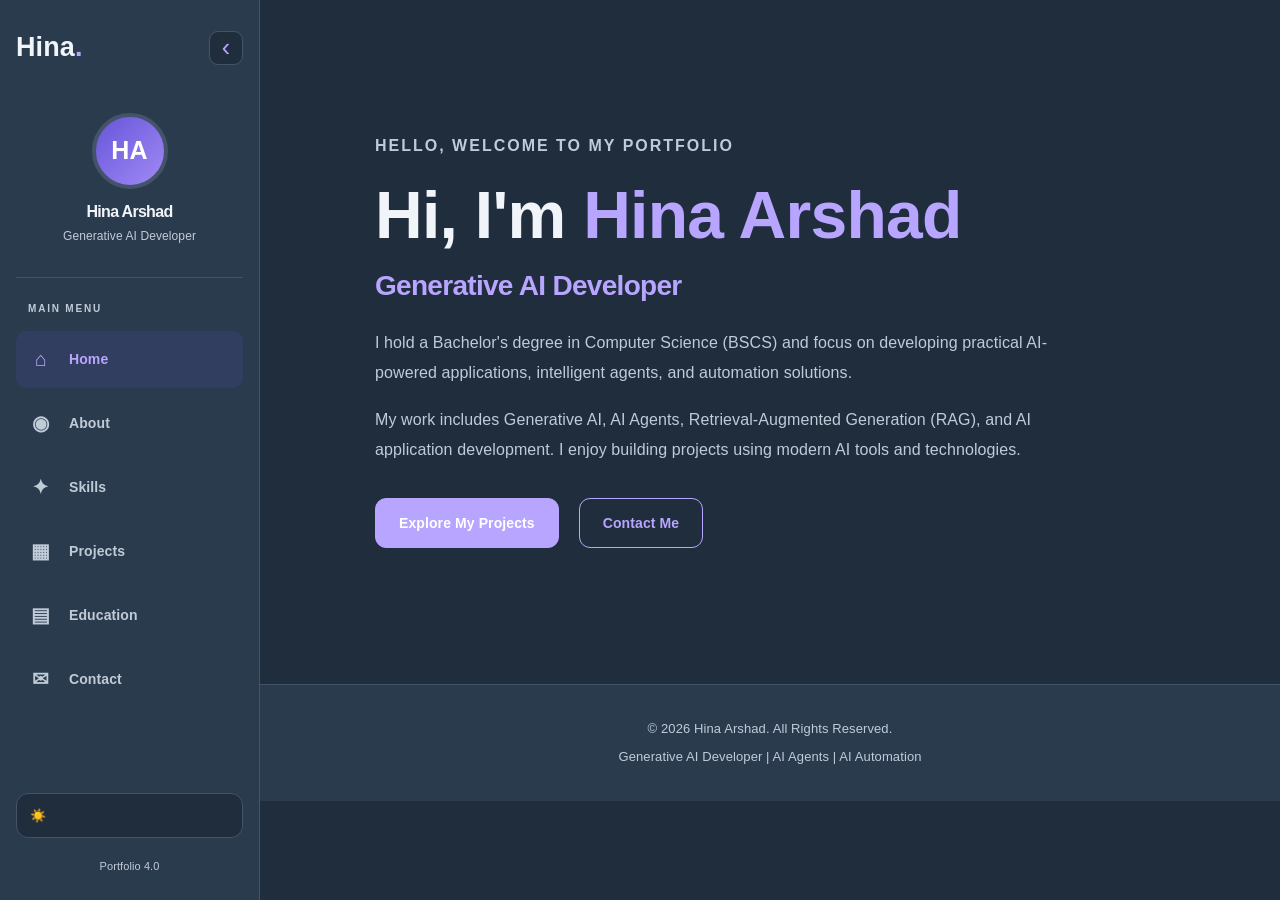
<file: index.html>
<!DOCTYPE html>
<html lang="en">
<head>
    <meta charset="UTF-8">
    <meta name="viewport" content="width=device-width, initial-scale=1.0">
    <title>Home | Hina Arshad</title>
    <link rel="stylesheet" href="style.css">
    <script src="script.js" defer></script>
</head>
<body>


    <button class="mobile-menu-btn" id="mobileSidebarToggle"
            aria-label="Open sidebar" aria-expanded="false">
        ☰
    </button>

    <div class="sidebar-overlay" id="sidebarOverlay"></div>

    <aside class="sidebar" id="portfolioSidebar">

        <div class="sidebar-header">
            <a href="index.html" class="sidebar-logo">
                Hina<span>.</span>
            </a>

            <button class="sidebar-toggle" id="sidebarToggle"
                    aria-label="Collapse sidebar" aria-expanded="true">
                ‹
            </button>
        </div>

        <div class="sidebar-profile">
            <div class="profile-avatar">HA</div>
            <h3>Hina Arshad</h3>
            <p>Generative AI Developer</p>
        </div>

        <div class="sidebar-divider"></div>

        <p class="sidebar-heading">MAIN MENU</p>

        <nav class="sidebar-nav">
            
            <a href="index.html" class="sidebar-link active">
                <span class="sidebar-icon">⌂</span>
                <span class="sidebar-label">Home</span>
            </a>
        
            <a href="about.html" class="sidebar-link ">
                <span class="sidebar-icon">◉</span>
                <span class="sidebar-label">About</span>
            </a>
        
            <a href="skills.html" class="sidebar-link ">
                <span class="sidebar-icon">✦</span>
                <span class="sidebar-label">Skills</span>
            </a>
        
            <a href="projects.html" class="sidebar-link ">
                <span class="sidebar-icon">▦</span>
                <span class="sidebar-label">Projects</span>
            </a>
        
            <a href="education.html" class="sidebar-link ">
                <span class="sidebar-icon">▤</span>
                <span class="sidebar-label">Education</span>
            </a>
        
            <a href="contact.html" class="sidebar-link ">
                <span class="sidebar-icon">✉</span>
                <span class="sidebar-label">Contact</span>
            </a>
        
        </nav>

        <div class="sidebar-bottom">
            <button class="theme-btn" id="themeToggle"
                    aria-label="Change theme">
                ☀️ / 🌙
                <span class="sidebar-label">Change Theme</span>
            </button>

            <p class="sidebar-caption">Portfolio 4.0</p>
        </div>

    </aside>
    

<main>

<section class="hero page-section">
    <div class="container hero-content">
        <div>
            <p class="subtitle">HELLO, WELCOME TO MY PORTFOLIO</p>
            <h1>Hi, I'm <span>Hina Arshad</span></h1>
            <h2>Generative AI Developer</h2>

            <p>
                I hold a Bachelor's degree in Computer Science (BSCS)
                and focus on developing practical AI-powered applications,
                intelligent agents, and automation solutions.
            </p>

            <p>
                My work includes Generative AI, AI Agents,
                Retrieval-Augmented Generation (RAG), and AI application
                development. I enjoy building projects using modern
                AI tools and technologies.
            </p>

            <div class="hero-buttons">
                <a href="projects.html" class="btn">Explore My Projects</a>
                <a href="contact.html" class="btn btn-outline">Contact Me</a>
            </div>
        </div>
    </div>
</section>

</main>

<footer class="footer">
    <div class="container">
        <p>© 2026 Hina Arshad. All Rights Reserved.</p>
        <p>Generative AI Developer | AI Agents | AI Automation</p>
    </div>
</footer>

</body>
</html>
</file>
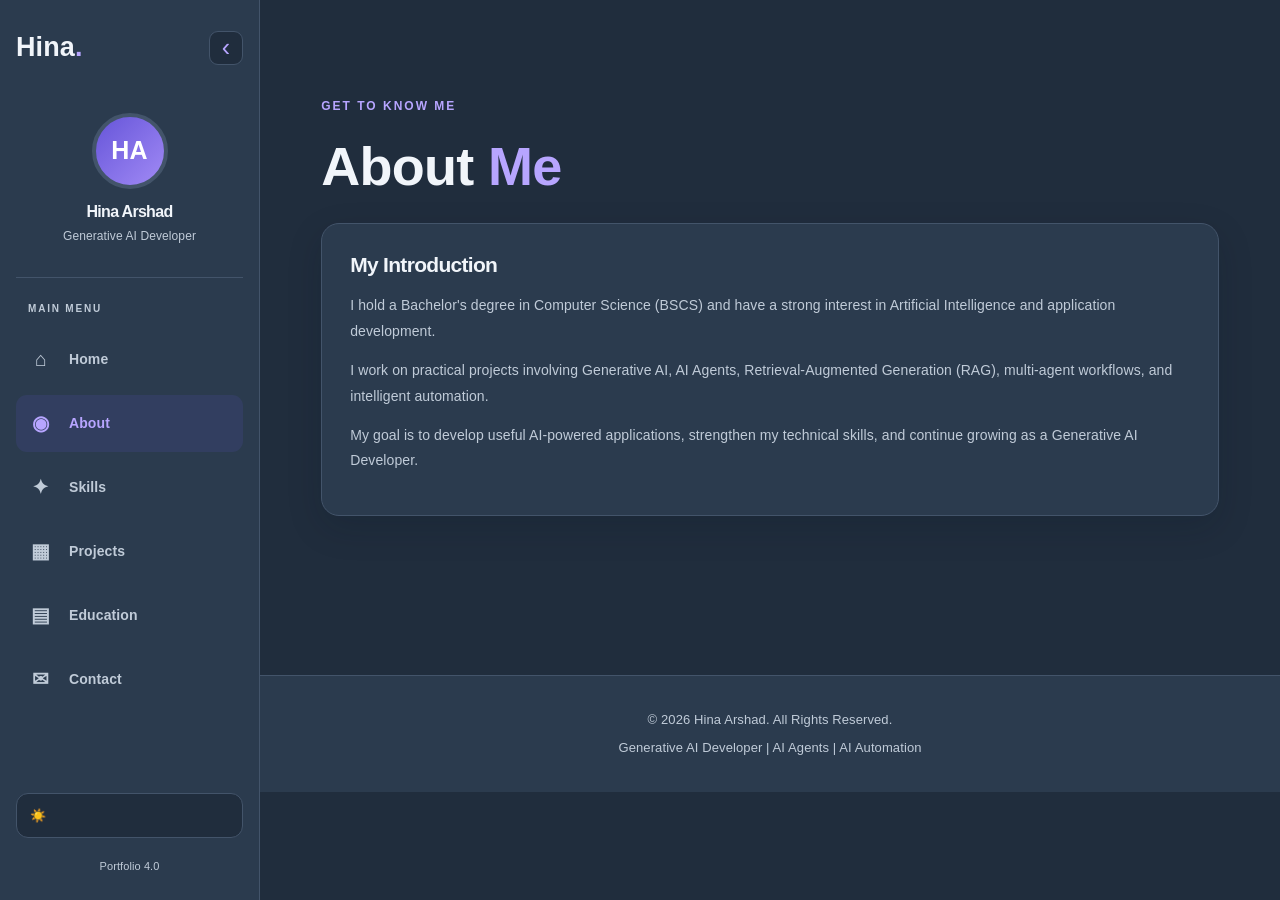
<file: about.html>
<!DOCTYPE html>
<html lang="en">
<head>
    <meta charset="UTF-8">
    <meta name="viewport" content="width=device-width, initial-scale=1.0">
    <title>About | Hina Arshad</title>
    <link rel="stylesheet" href="style.css">
    <script src="script.js" defer></script>
</head>
<body>


    <button class="mobile-menu-btn" id="mobileSidebarToggle"
            aria-label="Open sidebar" aria-expanded="false">
        ☰
    </button>

    <div class="sidebar-overlay" id="sidebarOverlay"></div>

    <aside class="sidebar" id="portfolioSidebar">

        <div class="sidebar-header">
            <a href="index.html" class="sidebar-logo">
                Hina<span>.</span>
            </a>

            <button class="sidebar-toggle" id="sidebarToggle"
                    aria-label="Collapse sidebar" aria-expanded="true">
                ‹
            </button>
        </div>

        <div class="sidebar-profile">
            <div class="profile-avatar">HA</div>
            <h3>Hina Arshad</h3>
            <p>Generative AI Developer</p>
        </div>

        <div class="sidebar-divider"></div>

        <p class="sidebar-heading">MAIN MENU</p>

        <nav class="sidebar-nav">
            
            <a href="index.html" class="sidebar-link ">
                <span class="sidebar-icon">⌂</span>
                <span class="sidebar-label">Home</span>
            </a>
        
            <a href="about.html" class="sidebar-link active">
                <span class="sidebar-icon">◉</span>
                <span class="sidebar-label">About</span>
            </a>
        
            <a href="skills.html" class="sidebar-link ">
                <span class="sidebar-icon">✦</span>
                <span class="sidebar-label">Skills</span>
            </a>
        
            <a href="projects.html" class="sidebar-link ">
                <span class="sidebar-icon">▦</span>
                <span class="sidebar-label">Projects</span>
            </a>
        
            <a href="education.html" class="sidebar-link ">
                <span class="sidebar-icon">▤</span>
                <span class="sidebar-label">Education</span>
            </a>
        
            <a href="contact.html" class="sidebar-link ">
                <span class="sidebar-icon">✉</span>
                <span class="sidebar-label">Contact</span>
            </a>
        
        </nav>

        <div class="sidebar-bottom">
            <button class="theme-btn" id="themeToggle"
                    aria-label="Change theme">
                ☀️ / 🌙
                <span class="sidebar-label">Change Theme</span>
            </button>

            <p class="sidebar-caption">Portfolio 4.0</p>
        </div>

    </aside>
    

<main>

<section class="page-section">
    <div class="container">
        <p class="subtitle">GET TO KNOW ME</p>
        <h1>About <span>Me</span></h1>

        <div class="card">
            <h2>My Introduction</h2>

            <p>
                I hold a Bachelor's degree in Computer Science (BSCS)
                and have a strong interest in Artificial Intelligence
                and application development.
            </p>

            <p>
                I work on practical projects involving Generative AI,
                AI Agents, Retrieval-Augmented Generation (RAG),
                multi-agent workflows, and intelligent automation.
            </p>

            <p>
                My goal is to develop useful AI-powered applications,
                strengthen my technical skills, and continue growing
                as a Generative AI Developer.
            </p>
        </div>
    </div>
</section>

</main>

<footer class="footer">
    <div class="container">
        <p>© 2026 Hina Arshad. All Rights Reserved.</p>
        <p>Generative AI Developer | AI Agents | AI Automation</p>
    </div>
</footer>

</body>
</html>
</file>
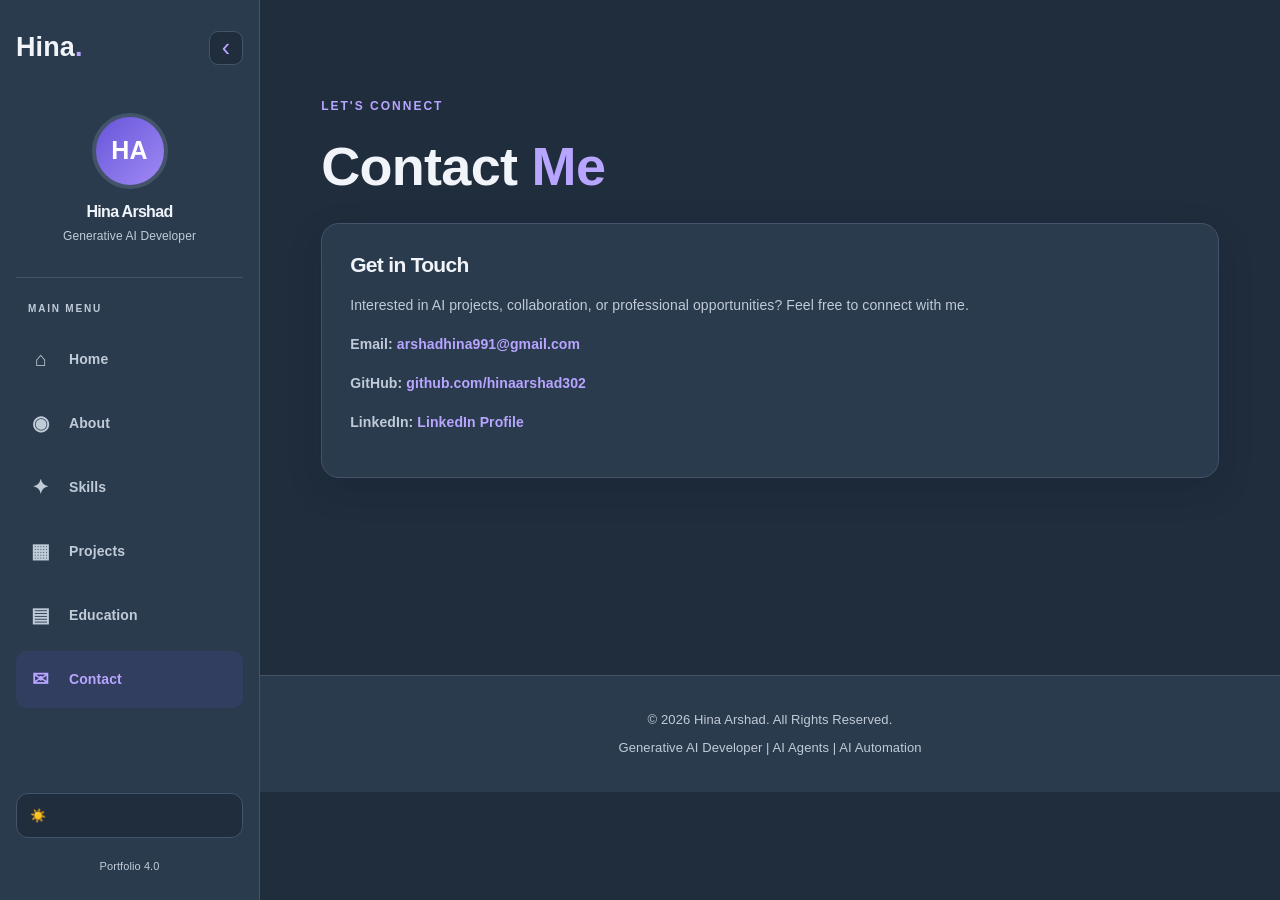
<file: contact.html>
<!DOCTYPE html>
<html lang="en">
<head>
    <meta charset="UTF-8">
    <meta name="viewport" content="width=device-width, initial-scale=1.0">
    <title>Contact | Hina Arshad</title>
    <link rel="stylesheet" href="style.css">
    <script src="script.js" defer></script>
</head>
<body>


    <button class="mobile-menu-btn" id="mobileSidebarToggle"
            aria-label="Open sidebar" aria-expanded="false">
        ☰
    </button>

    <div class="sidebar-overlay" id="sidebarOverlay"></div>

    <aside class="sidebar" id="portfolioSidebar">

        <div class="sidebar-header">
            <a href="index.html" class="sidebar-logo">
                Hina<span>.</span>
            </a>

            <button class="sidebar-toggle" id="sidebarToggle"
                    aria-label="Collapse sidebar" aria-expanded="true">
                ‹
            </button>
        </div>

        <div class="sidebar-profile">
            <div class="profile-avatar">HA</div>
            <h3>Hina Arshad</h3>
            <p>Generative AI Developer</p>
        </div>

        <div class="sidebar-divider"></div>

        <p class="sidebar-heading">MAIN MENU</p>

        <nav class="sidebar-nav">
            
            <a href="index.html" class="sidebar-link ">
                <span class="sidebar-icon">⌂</span>
                <span class="sidebar-label">Home</span>
            </a>
        
            <a href="about.html" class="sidebar-link ">
                <span class="sidebar-icon">◉</span>
                <span class="sidebar-label">About</span>
            </a>
        
            <a href="skills.html" class="sidebar-link ">
                <span class="sidebar-icon">✦</span>
                <span class="sidebar-label">Skills</span>
            </a>
        
            <a href="projects.html" class="sidebar-link ">
                <span class="sidebar-icon">▦</span>
                <span class="sidebar-label">Projects</span>
            </a>
        
            <a href="education.html" class="sidebar-link ">
                <span class="sidebar-icon">▤</span>
                <span class="sidebar-label">Education</span>
            </a>
        
            <a href="contact.html" class="sidebar-link active">
                <span class="sidebar-icon">✉</span>
                <span class="sidebar-label">Contact</span>
            </a>
        
        </nav>

        <div class="sidebar-bottom">
            <button class="theme-btn" id="themeToggle"
                    aria-label="Change theme">
                ☀️ / 🌙
                <span class="sidebar-label">Change Theme</span>
            </button>

            <p class="sidebar-caption">Portfolio 4.0</p>
        </div>

    </aside>
    

<main>

<section class="page-section">
    <div class="container">
        <p class="subtitle">LET'S CONNECT</p>
        <h1>Contact <span>Me</span></h1>

        <div class="card">
            <h2>Get in Touch</h2>
            <p>
                Interested in AI projects, collaboration, or professional
                opportunities? Feel free to connect with me.
            </p>

            <p>
                <strong>Email:</strong>
                <a href="mailto:arshadhina991@gmail.com">
                    arshadhina991@gmail.com
                </a>
            </p>

            <p>
                <strong>GitHub:</strong>
                <a href="https://github.com/hinaarshad302" target="_blank">
                    github.com/hinaarshad302
                </a>
            </p>

            <p>
                <strong>LinkedIn:</strong>
                <a href="https://www.linkedin.com/in/hina-arshad-998530288/" target="_blank">
                    LinkedIn Profile
                </a>
            </p>
        </div>
    </div>
</section>

</main>

<footer class="footer">
    <div class="container">
        <p>© 2026 Hina Arshad. All Rights Reserved.</p>
        <p>Generative AI Developer | AI Agents | AI Automation</p>
    </div>
</footer>

</body>
</html>
</file>
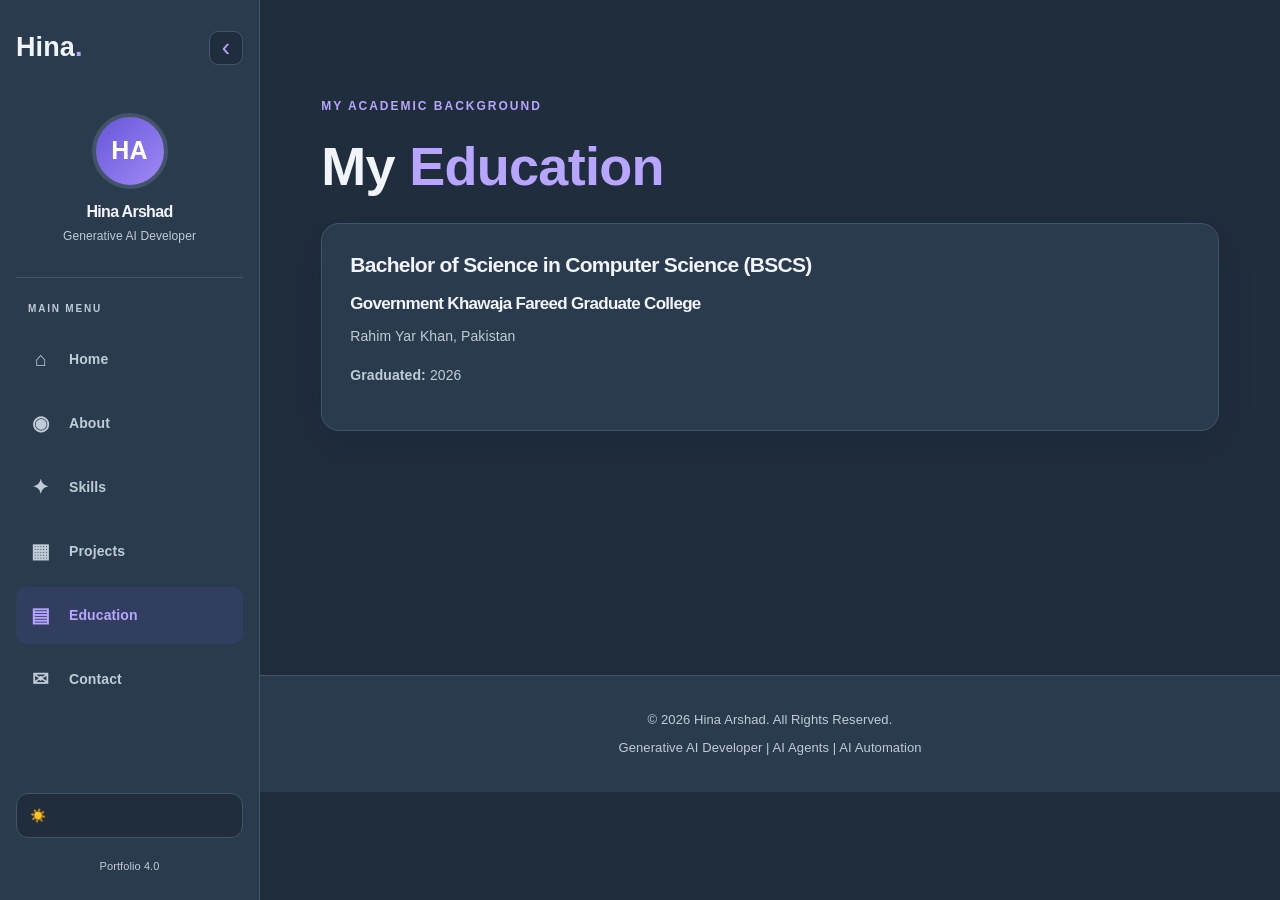
<file: education.html>
<!DOCTYPE html>
<html lang="en">
<head>
    <meta charset="UTF-8">
    <meta name="viewport" content="width=device-width, initial-scale=1.0">
    <title>Education | Hina Arshad</title>
    <link rel="stylesheet" href="style.css">
    <script src="script.js" defer></script>
</head>
<body>


    <button class="mobile-menu-btn" id="mobileSidebarToggle"
            aria-label="Open sidebar" aria-expanded="false">
        ☰
    </button>

    <div class="sidebar-overlay" id="sidebarOverlay"></div>

    <aside class="sidebar" id="portfolioSidebar">

        <div class="sidebar-header">
            <a href="index.html" class="sidebar-logo">
                Hina<span>.</span>
            </a>

            <button class="sidebar-toggle" id="sidebarToggle"
                    aria-label="Collapse sidebar" aria-expanded="true">
                ‹
            </button>
        </div>

        <div class="sidebar-profile">
            <div class="profile-avatar">HA</div>
            <h3>Hina Arshad</h3>
            <p>Generative AI Developer</p>
        </div>

        <div class="sidebar-divider"></div>

        <p class="sidebar-heading">MAIN MENU</p>

        <nav class="sidebar-nav">
            
            <a href="index.html" class="sidebar-link ">
                <span class="sidebar-icon">⌂</span>
                <span class="sidebar-label">Home</span>
            </a>
        
            <a href="about.html" class="sidebar-link ">
                <span class="sidebar-icon">◉</span>
                <span class="sidebar-label">About</span>
            </a>
        
            <a href="skills.html" class="sidebar-link ">
                <span class="sidebar-icon">✦</span>
                <span class="sidebar-label">Skills</span>
            </a>
        
            <a href="projects.html" class="sidebar-link ">
                <span class="sidebar-icon">▦</span>
                <span class="sidebar-label">Projects</span>
            </a>
        
            <a href="education.html" class="sidebar-link active">
                <span class="sidebar-icon">▤</span>
                <span class="sidebar-label">Education</span>
            </a>
        
            <a href="contact.html" class="sidebar-link ">
                <span class="sidebar-icon">✉</span>
                <span class="sidebar-label">Contact</span>
            </a>
        
        </nav>

        <div class="sidebar-bottom">
            <button class="theme-btn" id="themeToggle"
                    aria-label="Change theme">
                ☀️ / 🌙
                <span class="sidebar-label">Change Theme</span>
            </button>

            <p class="sidebar-caption">Portfolio 4.0</p>
        </div>

    </aside>
    

<main>

<section class="page-section">
    <div class="container">
        <p class="subtitle">MY ACADEMIC BACKGROUND</p>
        <h1>My <span>Education</span></h1>

        <div class="card">
            <h2>Bachelor of Science in Computer Science (BSCS)</h2>
            <h3>Government Khawaja Fareed Graduate College</h3>
            <p>Rahim Yar Khan, Pakistan</p>
            <p><strong>Graduated:</strong> 2026</p>
        </div>
    </div>
</section>

</main>

<footer class="footer">
    <div class="container">
        <p>© 2026 Hina Arshad. All Rights Reserved.</p>
        <p>Generative AI Developer | AI Agents | AI Automation</p>
    </div>
</footer>

</body>
</html>
</file>
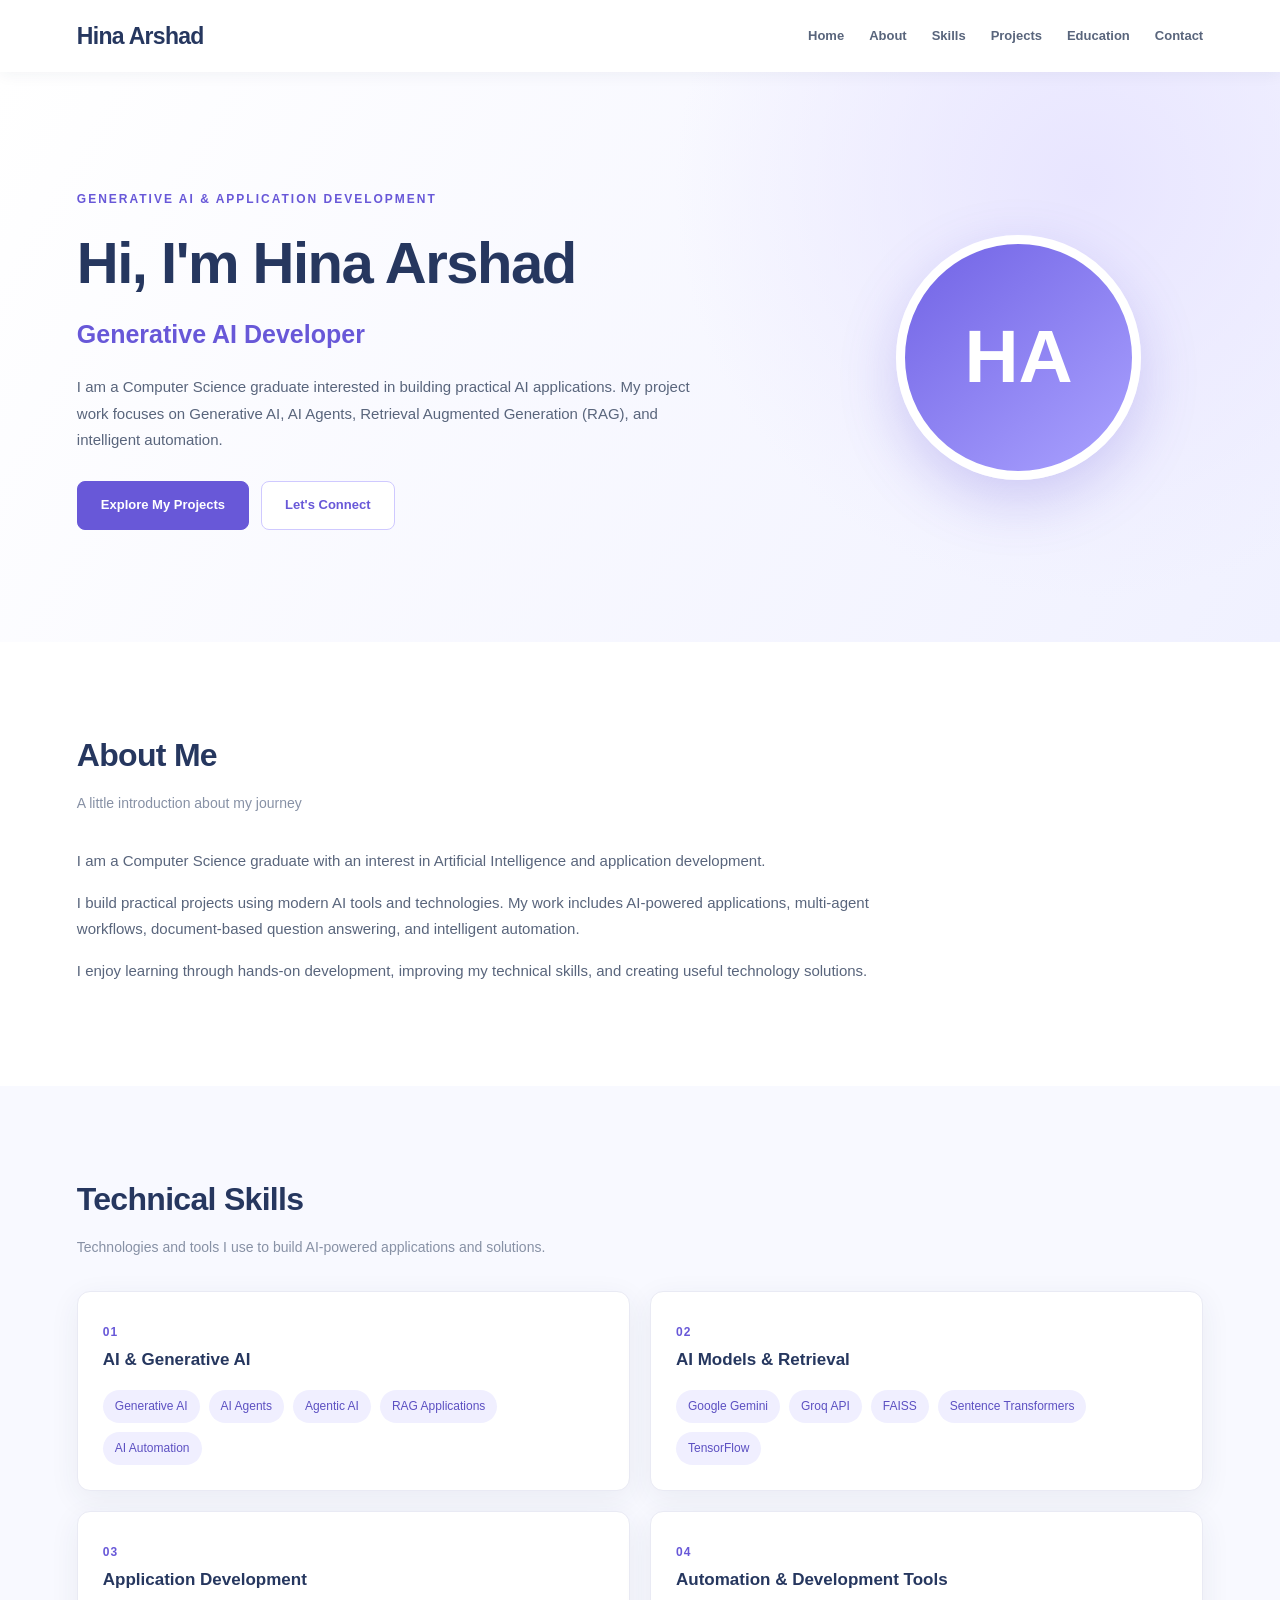
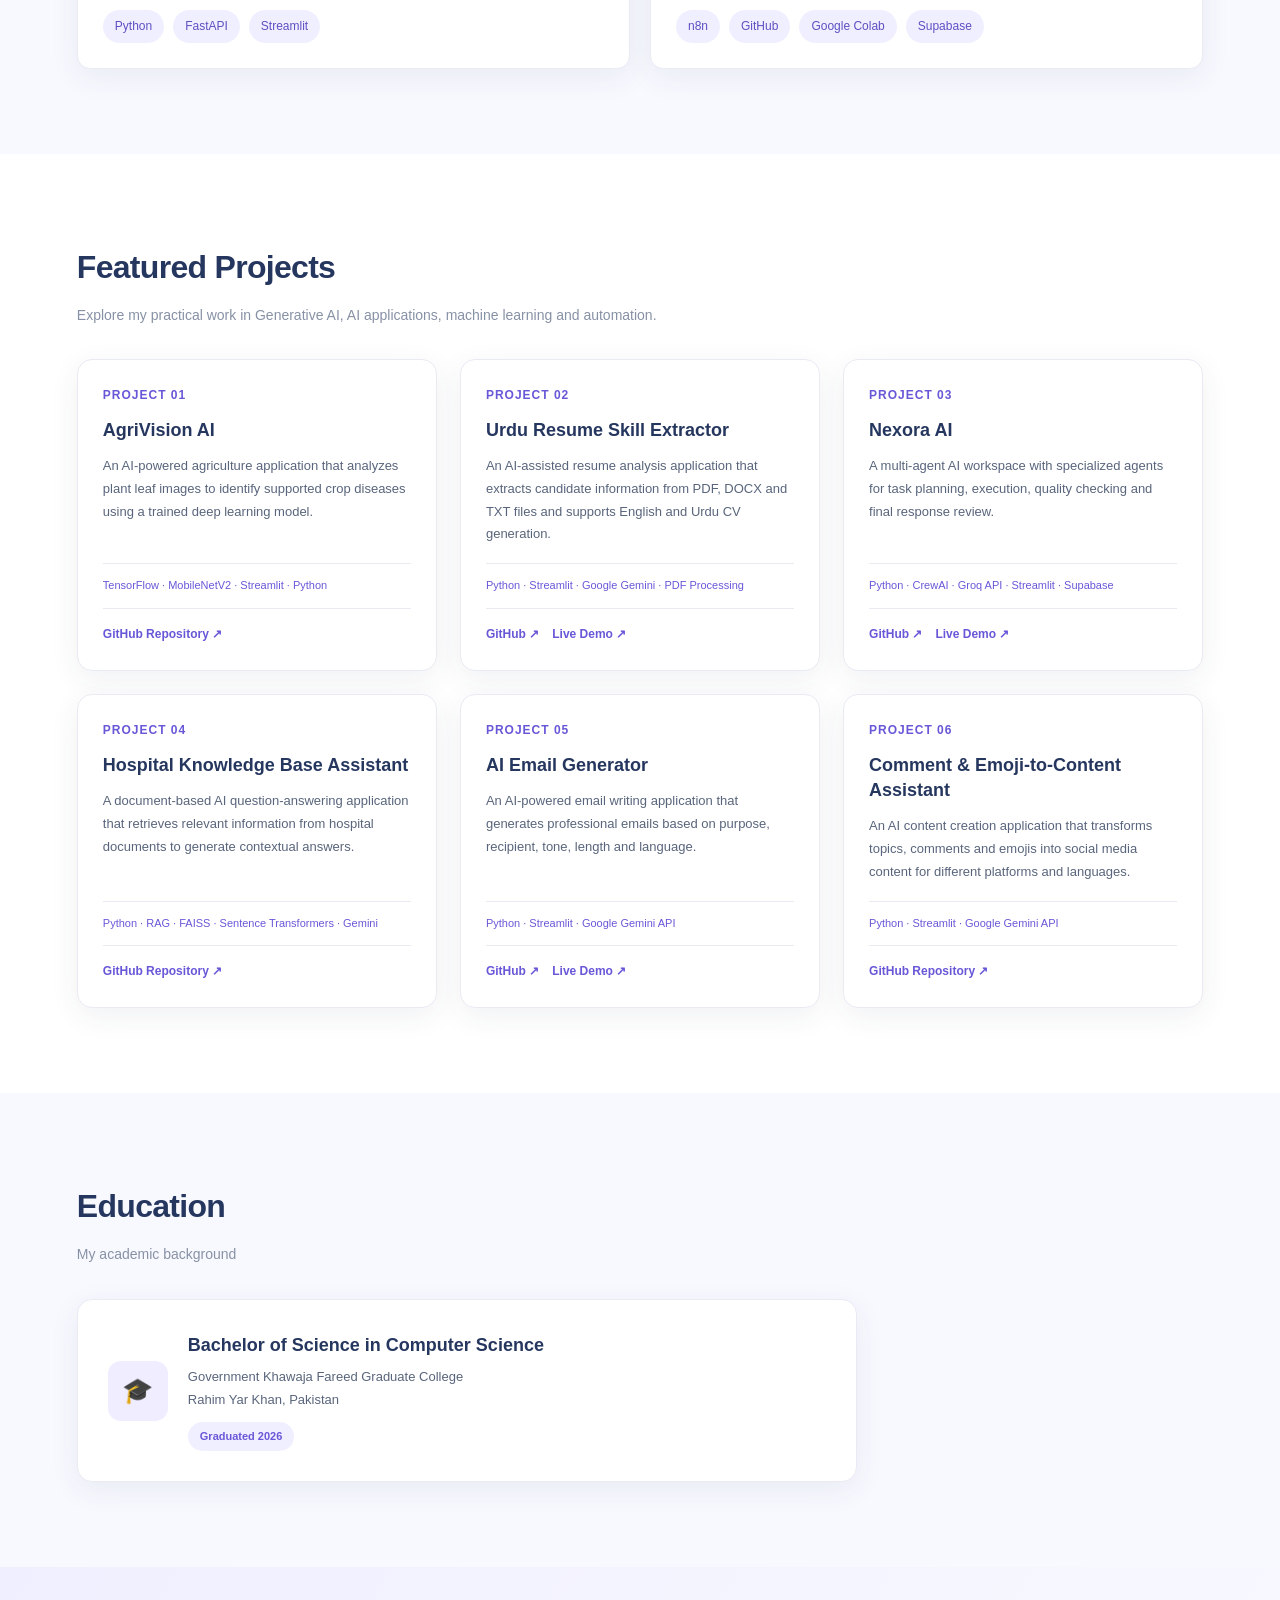
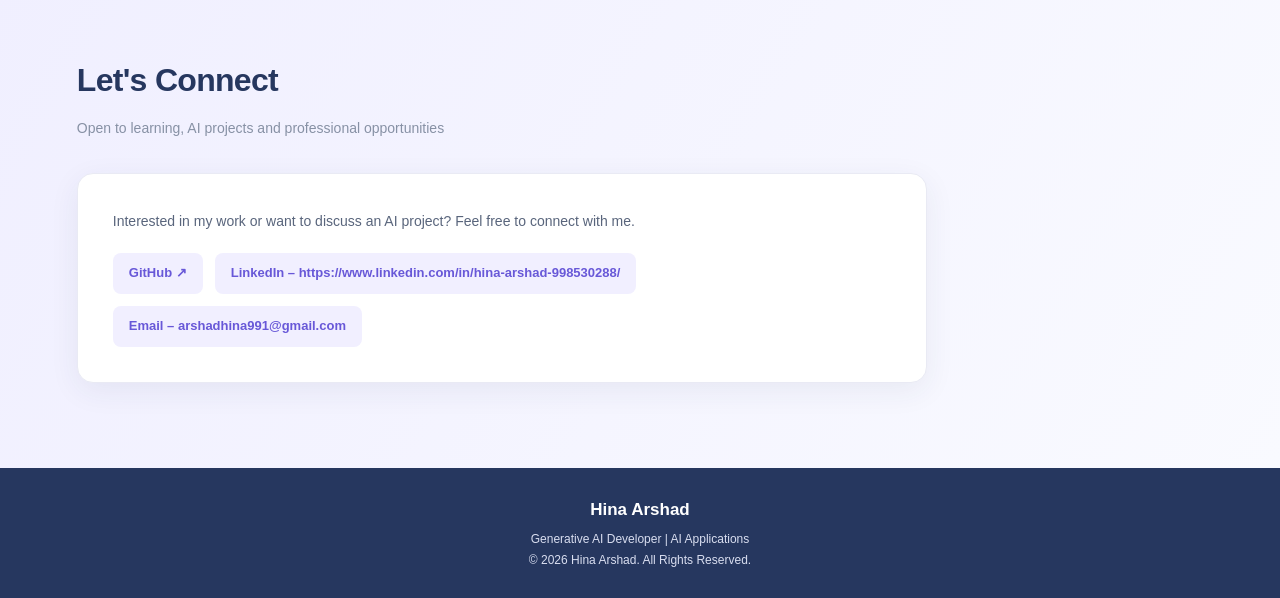
<file: index (8).html>
<!DOCTYPE html>
<html lang="en">
<head>
<meta charset="UTF-8">
<meta name="viewport" content="width=device-width, initial-scale=1.0">

<title>Hina Arshad | Generative AI Developer</title>

<meta name="description"
content="Explore Hina Arshad's portfolio featuring Generative AI, AI Agents, RAG applications and AI projects.">

<meta name="author" content="Hina Arshad">

<style>

/* =========================
   1. GLOBAL SETTINGS
========================= */

* {
    margin: 0;
    padding: 0;
    box-sizing: border-box;
    scroll-behavior: smooth;
}

:root {
    --primary: #6858d8;
    --primary-dark: #5142bb;
    --navy: #26375f;
    --text: #59657c;
    --muted: #8791a5;
    --background: #f8f9ff;
    --white: #ffffff;
    --border: #e9eaf4;
    --shadow: 0 8px 30px rgba(39, 53, 91, 0.07);
}

body {
    font-family: Arial, Helvetica, sans-serif;
    background: var(--background);
    color: var(--text);
    line-height: 1.75;
}

.container {
    width: 88%;
    max-width: 1160px;
    margin: auto;
}

section {
    padding: 85px 0;
    scroll-margin-top: 75px;
}

.section-heading {
    color: var(--navy);
    font-size: 32px;
    margin-bottom: 8px;
    letter-spacing: -0.7px;
}

.section-description {
    color: var(--muted);
    font-size: 14px;
    margin-bottom: 32px;
}

/* =========================
   2. NAVIGATION
========================= */

nav {
    position: sticky;
    top: 0;
    z-index: 1000;
    background: rgba(255,255,255,0.96);
    backdrop-filter: blur(12px);
    box-shadow: 0 2px 15px rgba(35,50,90,0.06);
}

.nav-content {
    min-height: 72px;
    display: flex;
    justify-content: space-between;
    align-items: center;
}

.logo {
    color: var(--navy);
    font-size: 23px;
    font-weight: 800;
    text-decoration: none;
    letter-spacing: -0.7px;
}

.nav-links {
    display: flex;
    align-items: center;
    gap: 25px;
}

.nav-links a {
    text-decoration: none;
    color: var(--text);
    font-size: 13px;
    font-weight: 600;
    transition: 0.3s;
}

.nav-links a:hover {
    color: var(--primary);
}

.menu-btn {
    display: none;
    border: none;
    background: transparent;
    color: var(--navy);
    font-size: 26px;
    cursor: pointer;
}

/* =========================
   3. HERO SECTION
========================= */

.hero {
    min-height: 570px;
    display: flex;
    align-items: center;
    background:
        radial-gradient(circle at 85% 20%, #e8e5ff 0, transparent 35%),
        linear-gradient(120deg, #ffffff, #f0f1ff);
}

.hero-content {
    display: grid;
    grid-template-columns: 1.5fr 0.8fr;
    align-items: center;
    gap: 65px;
}

.eyebrow {
    display: inline-block;
    color: var(--primary);
    font-size: 12px;
    font-weight: 800;
    letter-spacing: 2px;
    margin-bottom: 18px;
}

.hero h1 {
    color: var(--navy);
    font-size: clamp(38px, 5vw, 58px);
    line-height: 1.2;
    letter-spacing: -1.5px;
    margin-bottom: 15px;
}

.hero h2 {
    color: var(--primary);
    font-size: 25px;
    margin-bottom: 18px;
}

.hero-description {
    max-width: 620px;
    font-size: 15px;
    color: var(--text);
    margin-bottom: 28px;
}

.hero-buttons {
    display: flex;
    flex-wrap: wrap;
    gap: 12px;
}

.btn {
    display: inline-block;
    text-decoration: none;
    padding: 12px 23px;
    border-radius: 8px;
    font-size: 13px;
    font-weight: 700;
    transition: 0.3s;
}

.btn-primary {
    background: var(--primary);
    color: white;
    border: 1px solid var(--primary);
}

.btn-primary:hover {
    background: var(--primary-dark);
    transform: translateY(-2px);
}

.btn-outline {
    color: var(--primary);
    background: white;
    border: 1px solid #cfc9ff;
}

.btn-outline:hover {
    background: #f0eeff;
}

.profile-visual {
    display: flex;
    justify-content: center;
    align-items: center;
}

.profile-circle {
    width: 245px;
    height: 245px;
    border-radius: 50%;
    display: flex;
    justify-content: center;
    align-items: center;
    background: linear-gradient(140deg, #7163e5, #aaa2ff);
    color: white;
    font-size: 75px;
    font-weight: 800;
    box-shadow: 0 20px 55px rgba(104,88,216,0.25);
    border: 9px solid white;
}

/* =========================
   4. ABOUT SECTION
========================= */

.about-section {
    background: white;
}

.about-content {
    max-width: 850px;
    font-size: 15px;
}

.about-content p {
    margin-bottom: 16px;
}

/* =========================
   5. SKILLS SECTION
========================= */

.skills-grid {
    display: grid;
    grid-template-columns: repeat(2, 1fr);
    gap: 20px;
}

.skill-card {
    background: white;
    padding: 25px;
    border: 1px solid var(--border);
    border-radius: 13px;
    box-shadow: var(--shadow);
    transition: 0.3s;
}

.skill-card:hover {
    transform: translateY(-4px);
}

.skill-card h3 {
    color: var(--navy);
    font-size: 17px;
    margin-bottom: 15px;
}

.skill-tags {
    display: flex;
    flex-wrap: wrap;
    gap: 9px;
}

.skill-tag {
    background: #f0efff;
    color: #5c50c2;
    padding: 6px 12px;
    border-radius: 30px;
    font-size: 12px;
}

/* =========================
   6. PROJECTS SECTION
========================= */

.projects-section {
    background: white;
}

.projects-grid {
    display: grid;
    grid-template-columns: repeat(3, minmax(0, 1fr));
    gap: 23px;
}

.project-card {
    background: white;
    padding: 25px;
    border: 1px solid var(--border);
    border-radius: 15px;
    box-shadow: var(--shadow);
    display: flex;
    flex-direction: column;
    transition: 0.3s;
}

.project-card:hover {
    transform: translateY(-6px);
    box-shadow: 0 15px 35px rgba(39,53,91,0.12);
    border-color: #d9d3ff;
}

.project-number {
    color: var(--primary);
    font-size: 12px;
    font-weight: 800;
    letter-spacing: 1px;
    margin-bottom: 12px;
}

.project-card h3 {
    color: var(--navy);
    font-size: 18px;
    line-height: 1.4;
    margin-bottom: 12px;
}

.project-card p {
    color: var(--text);
    font-size: 13px;
    margin-bottom: 17px;
    flex-grow: 1;
}

.project-tech {
    color: var(--primary);
    font-size: 11px;
    line-height: 1.8;
    padding: 12px 0;
    border-top: 1px solid var(--border);
    border-bottom: 1px solid var(--border);
    margin-bottom: 15px;
}

.project-actions {
    display: flex;
    flex-wrap: wrap;
    gap: 13px;
}

.project-link {
    color: var(--primary);
    font-size: 12px;
    font-weight: 800;
    text-decoration: none;
}

.project-link:hover {
    color: var(--primary-dark);
    text-decoration: underline;
}

/* =========================
   7. EDUCATION SECTION
========================= */

.education-card {
    max-width: 780px;
    background: white;
    border: 1px solid var(--border);
    border-radius: 15px;
    padding: 30px;
    box-shadow: var(--shadow);
    display: flex;
    gap: 20px;
    align-items: center;
}

.education-icon {
    width: 60px;
    height: 60px;
    min-width: 60px;
    border-radius: 13px;
    background: #efedff;
    color: var(--primary);
    display: flex;
    justify-content: center;
    align-items: center;
    font-size: 25px;
}

.education-card h3 {
    color: var(--navy);
    font-size: 18px;
    margin-bottom: 5px;
}

.education-card p {
    font-size: 13px;
}

.education-year {
    display: inline-block;
    margin-top: 10px;
    background: #f0efff;
    color: var(--primary);
    padding: 5px 12px;
    border-radius: 20px;
    font-size: 11px;
    font-weight: bold;
}

/* =========================
   8. CONTACT SECTION
========================= */

.contact-section {
    background: linear-gradient(120deg, #f0efff, #f9faff);
}

.contact-card {
    max-width: 850px;
    background: white;
    border: 1px solid var(--border);
    border-radius: 16px;
    padding: 35px;
    box-shadow: var(--shadow);
}

.contact-card p {
    font-size: 14px;
    margin-bottom: 20px;
}

.contact-links {
    display: flex;
    flex-wrap: wrap;
    gap: 12px;
}

.contact-link {
    display: inline-block;
    text-decoration: none;
    color: var(--primary);
    background: #f1efff;
    padding: 9px 16px;
    border-radius: 8px;
    font-size: 13px;
    font-weight: bold;
}

/* =========================
   9. FOOTER
========================= */

footer {
    background: var(--navy);
    color: white;
    padding: 27px 0;
    text-align: center;
}

.footer-name {
    font-weight: bold;
    font-size: 17px;
    margin-bottom: 5px;
}

footer p {
    font-size: 12px;
    color: #d9def0;
}

/* =========================
   10. MOBILE RESPONSIVE
========================= */

@media(max-width: 900px) {

    .projects-grid {
        grid-template-columns: repeat(2, minmax(0, 1fr));
    }

    .hero-content {
        gap: 30px;
    }

    .profile-circle {
        width: 190px;
        height: 190px;
        font-size: 60px;
    }
}

@media(max-width: 650px) {

    .container {
        width: 90%;
    }

    .nav-content {
        min-height: 65px;
    }

    .menu-btn {
        display: block;
    }

    .nav-links {
        display: none;
        position: absolute;
        top: 65px;
        left: 0;
        width: 100%;
        padding: 20px 5%;
        background: white;
        box-shadow: 0 8px 15px rgba(0,0,0,0.08);
        flex-direction: column;
        align-items: flex-start;
        gap: 16px;
    }

    .nav-links.active {
        display: flex;
    }

    .hero {
        padding: 65px 0;
    }

    .hero-content {
        display: flex;
        flex-direction: column-reverse;
        align-items: flex-start;
    }

    .profile-circle {
        width: 145px;
        height: 145px;
        font-size: 43px;
    }

    .hero h1 {
        font-size: 38px;
    }

    .hero h2 {
        font-size: 21px;
    }

    section {
        padding: 65px 0;
    }

    .section-heading {
        font-size: 27px;
    }

    .skills-grid,
    .projects-grid {
        grid-template-columns: 1fr;
    }

    .education-card {
        align-items: flex-start;
        padding: 22px;
    }

    .contact-card {
        padding: 25px;
    }
}
html {
    scroll-behavior: smooth;
    scroll-padding-top: 90px;
}

section[id] {
    scroll-margin-top: 90px;
}

</style>
</head>

<body>

<!-- NAVIGATION -->
<nav>
<div class="container nav-content">

    <a href="#home" class="logo">Hina Arshad</a>

    <button class="menu-btn"
            onclick="toggleMenu()"
            aria-label="Toggle navigation">
        ☰
    </button>

    <div class="nav-links" id="navLinks">
        <a href="#home" onclick="closeMenu()">Home</a>
        <a href="#about" onclick="closeMenu()">About</a>
        <a href="#skills" onclick="closeMenu()">Skills</a>
        <a href="#projects" onclick="closeMenu()">Projects</a>
        <a href="#education" onclick="closeMenu()">Education</a>
        <a href="#contact" onclick="closeMenu()">Contact</a>
    </div>

</div>
</nav>

<!-- HERO -->
<section class="hero" id="home">
<div class="container hero-content">

    <div>
        <span class="eyebrow">
            GENERATIVE AI & APPLICATION DEVELOPMENT
        </span>

        <h1>Hi, I'm Hina Arshad</h1>

        <h2>Generative AI Developer</h2>

        <p class="hero-description">
            I am a Computer Science graduate interested in
            building practical AI applications. My project
            work focuses on Generative AI, AI Agents,
            Retrieval Augmented Generation (RAG), and
            intelligent automation.
        </p>

        <div class="hero-buttons">
            <a href="#projects" class="btn btn-primary">
                Explore My Projects
            </a>

            <a href="#contact" class="btn btn-outline">
                Let's Connect
            </a>
        </div>
    </div>

    <div class="profile-visual">
        <div class="profile-circle">HA</div>
    </div>

</div>
</section>

<!-- ABOUT -->
<section class="about-section" id="about">
<div class="container">

    <h2 class="section-heading">About Me</h2>

    <p class="section-description">
        A little introduction about my journey
    </p>

    <div class="about-content">

        <p>
            I am a Computer Science graduate with an interest
            in Artificial Intelligence and application development.
        </p>

        <p>
            I build practical projects using modern AI tools
            and technologies. My work includes AI-powered
            applications, multi-agent workflows, document-based
            question answering, and intelligent automation.
        </p>

        <p>
            I enjoy learning through hands-on development,
            improving my technical skills, and creating
            useful technology solutions.
        </p>

    </div>
</div>
</section>


<!-- SKILLS -->
<section id="skills">
<div class="container">

    <h2 class="section-heading">Technical Skills</h2>

    <p class="section-description">
        Technologies and tools I use to build
        AI-powered applications and solutions.
    </p>

    <div class="skills-grid">

        <!-- 01: AI SPECIALIZATION -->
        <div class="skill-card">

            <span class="project-number">01</span>

            <h3>AI & Generative AI</h3>

            <div class="skill-tags">
                <span class="skill-tag">Generative AI</span>
                <span class="skill-tag">AI Agents</span>
                <span class="skill-tag">Agentic AI</span>
                <span class="skill-tag">RAG Applications</span>
                <span class="skill-tag">AI Automation</span>
            </div>

        </div>

        <!-- 02: MODELS AND RETRIEVAL -->
        <div class="skill-card">

            <span class="project-number">02</span>

            <h3>AI Models & Retrieval</h3>

            <div class="skill-tags">
                <span class="skill-tag">Google Gemini</span>
                <span class="skill-tag">Groq API</span>
                <span class="skill-tag">FAISS</span>
                <span class="skill-tag">Sentence Transformers</span>
                <span class="skill-tag">TensorFlow</span>
            </div>

        </div>

        <!-- 03: DEVELOPMENT -->
        <div class="skill-card">

            <span class="project-number">03</span>

            <h3>Application Development</h3>

            <div class="skill-tags">
                <span class="skill-tag">Python</span>
                <span class="skill-tag">FastAPI</span>
                <span class="skill-tag">Streamlit</span>
            </div>

        </div>

        <!-- 04: TOOLS -->
        <div class="skill-card">

            <span class="project-number">04</span>

            <h3>Automation & Development Tools</h3>

            <div class="skill-tags">
                <span class="skill-tag">n8n</span>
                <span class="skill-tag">GitHub</span>
                <span class="skill-tag">Google Colab</span>
                <span class="skill-tag">Supabase</span>
            </div>

        </div>

    </div>
</div>
</section>



<!-- FEATURED PROJECTS -->
<section class="projects-section" id="projects">
<div class="container">

    <h2 class="section-heading">Featured Projects</h2>

    <p class="section-description">
        Explore my practical work in Generative AI,
        AI applications, machine learning and automation.
    </p>

    <div class="projects-grid">

        <!-- PROJECT 01 -->
        <div class="project-card">

            <span class="project-number">PROJECT 01</span>

            <h3>AgriVision AI</h3>

            <p>
                An AI-powered agriculture application that
                analyzes plant leaf images to identify
                supported crop diseases using a trained
                deep learning model.
            </p>

            <div class="project-tech">
                TensorFlow · MobileNetV2 · Streamlit · Python
            </div>

            <div class="project-actions">
                <a class="project-link"
                   href="https://github.com/hinaarshad302/agrivision-ai"
                   target="_blank"
                   rel="noopener noreferrer">
                   GitHub Repository ↗
                </a>
            </div>

        </div>


        <!-- PROJECT 02 -->
        <div class="project-card">

            <span class="project-number">PROJECT 02</span>

            <h3>Urdu Resume Skill Extractor</h3>

            <p>
                An AI-assisted resume analysis application
                that extracts candidate information from
                PDF, DOCX and TXT files and supports
                English and Urdu CV generation.
            </p>

            <div class="project-tech">
                Python · Streamlit · Google Gemini · PDF Processing
            </div>

            <div class="project-actions">

                <a class="project-link"
                   href="https://github.com/hinaarshad302/urdu-resume-skill-extractor"
                   target="_blank"
                   rel="noopener noreferrer">
                   GitHub ↗
                </a>

                <a class="project-link"
                   href="https://urdu-resume-skill-extractor-3vjtecyvnp6rgfuqgf7t8w.streamlit.app/"
                   target="_blank"
                   rel="noopener noreferrer">
                   Live Demo ↗
                </a>

            </div>

        </div>


        <!-- PROJECT 03 -->
        <div class="project-card">

            <span class="project-number">PROJECT 03</span>

            <h3>Nexora AI</h3>

            <p>
                A multi-agent AI workspace with specialized
                agents for task planning, execution,
                quality checking and final response review.
            </p>

            <div class="project-tech">
                Python · CrewAI · Groq API · Streamlit · Supabase
            </div>

            <div class="project-actions">

                <a class="project-link"
                   href="https://github.com/hinaarshad302/parallel-multi-agent-system"
                   target="_blank"
                   rel="noopener noreferrer">
                   GitHub ↗
                </a>

                <a class="project-link"
                   href="https://parallel-multi-agent-system-kijnmteevpxi38tvdrrafi.streamlit.app/"
                   target="_blank"
                   rel="noopener noreferrer">
                   Live Demo ↗
                </a>

            </div>

        </div>


        <!-- PROJECT 04 -->
        <div class="project-card">

            <span class="project-number">PROJECT 04</span>

            <h3>Hospital Knowledge Base Assistant</h3>

            <p>
                A document-based AI question-answering
                application that retrieves relevant
                information from hospital documents
                to generate contextual answers.
            </p>

            <div class="project-tech">
                Python · RAG · FAISS · Sentence Transformers · Gemini
            </div>

            <div class="project-actions">

                <a class="project-link"
                   href="https://github.com/hinaarshad302/hospital-knowledge-base-assistant"
                   target="_blank"
                   rel="noopener noreferrer">
                   GitHub Repository ↗
                </a>

            </div>

        </div>


        <!-- PROJECT 05 -->
        <div class="project-card">

            <span class="project-number">PROJECT 05</span>

            <h3>AI Email Generator</h3>

            <p>
                An AI-powered email writing application
                that generates professional emails based
                on purpose, recipient, tone, length
                and language.
            </p>

            <div class="project-tech">
                Python · Streamlit · Google Gemini API
            </div>

            <div class="project-actions">

                <a class="project-link"
                   href="https://github.com/hinaarshad302/ai-email-generator"
                   target="_blank"
                   rel="noopener noreferrer">
                   GitHub ↗
                </a>

                <a class="project-link"
                   href="https://ai-email-generator-dn98jmhosvrclnsufzgzha.streamlit.app/"
                   target="_blank"
                   rel="noopener noreferrer">
                   Live Demo ↗
                </a>

            </div>

        </div>


        <!-- PROJECT 06 -->
        <div class="project-card">

            <span class="project-number">PROJECT 06</span>

            <h3>Comment & Emoji-to-Content Assistant</h3>

            <p>
                An AI content creation application that
                transforms topics, comments and emojis
                into social media content for different
                platforms and languages.
            </p>

            <div class="project-tech">
                Python · Streamlit · Google Gemini API
            </div>

            <div class="project-actions">

                <a class="project-link"
                   href="https://github.com/hinaarshad302/Comment-Content-Assistant"
                   target="_blank"
                   rel="noopener noreferrer">
                   GitHub Repository ↗
                </a>

            </div>

        </div>

    </div>
</div>
</section>

<!-- EDUCATION -->
<section id="education">
<div class="container">

    <h2 class="section-heading">Education</h2>

    <p class="section-description">
        My academic background
    </p>

    <div class="education-card">

        <div class="education-icon">🎓</div>

        <div>
            <h3>Bachelor of Science in Computer Science</h3>

            <p>
                Government Khawaja Fareed Graduate College
            </p>

            <p>
                Rahim Yar Khan, Pakistan
            </p>

            <span class="education-year">
                Graduated 2026
            </span>
        </div>

    </div>
</div>
</section>

<!-- CONTACT -->
<section class="contact-section" id="contact">
<div class="container">

    <h2 class="section-heading">Let's Connect</h2>

    <p class="section-description">
        Open to learning, AI projects and professional opportunities
    </p>

    <div class="contact-card">

        <p>
            Interested in my work or want to discuss an
            AI project? Feel free to connect with me.
        </p>

        <div class="contact-links">

            <a class="contact-link"
               href="https://github.com/hinaarshad302"
               target="_blank" rel="noopener noreferrer">
               GitHub ↗
            </a>

            <!-- Replace # with your real LinkedIn URL -->
            <a class="contact-link"
               href="#"
               target="_blank">
               LinkedIn – https://www.linkedin.com/in/hina-arshad-998530288/
            </a>

            <!-- Replace with your real email -->
           <a class="contact-link"
   href="mailto:arshadhina991@gmail.com">
   Email – arshadhina991@gmail.com
</a>

        </div>

    </div>
</div>
</section>

<!-- FOOTER -->
<footer>
<div class="container">

    <div class="footer-name">Hina Arshad</div>

    <p>
        Generative AI Developer | AI Applications
    </p>

    <p>
        © 2026 Hina Arshad. All Rights Reserved.
    </p>

</div>
</footer>

<!-- JAVASCRIPT -->
<script>

function toggleMenu() {
    document.getElementById("navLinks")
        .classList.toggle("active");
}

function closeMenu() {
    document.getElementById("navLinks")
        .classList.remove("active");
}

</script>

</body>
</html>
</file>
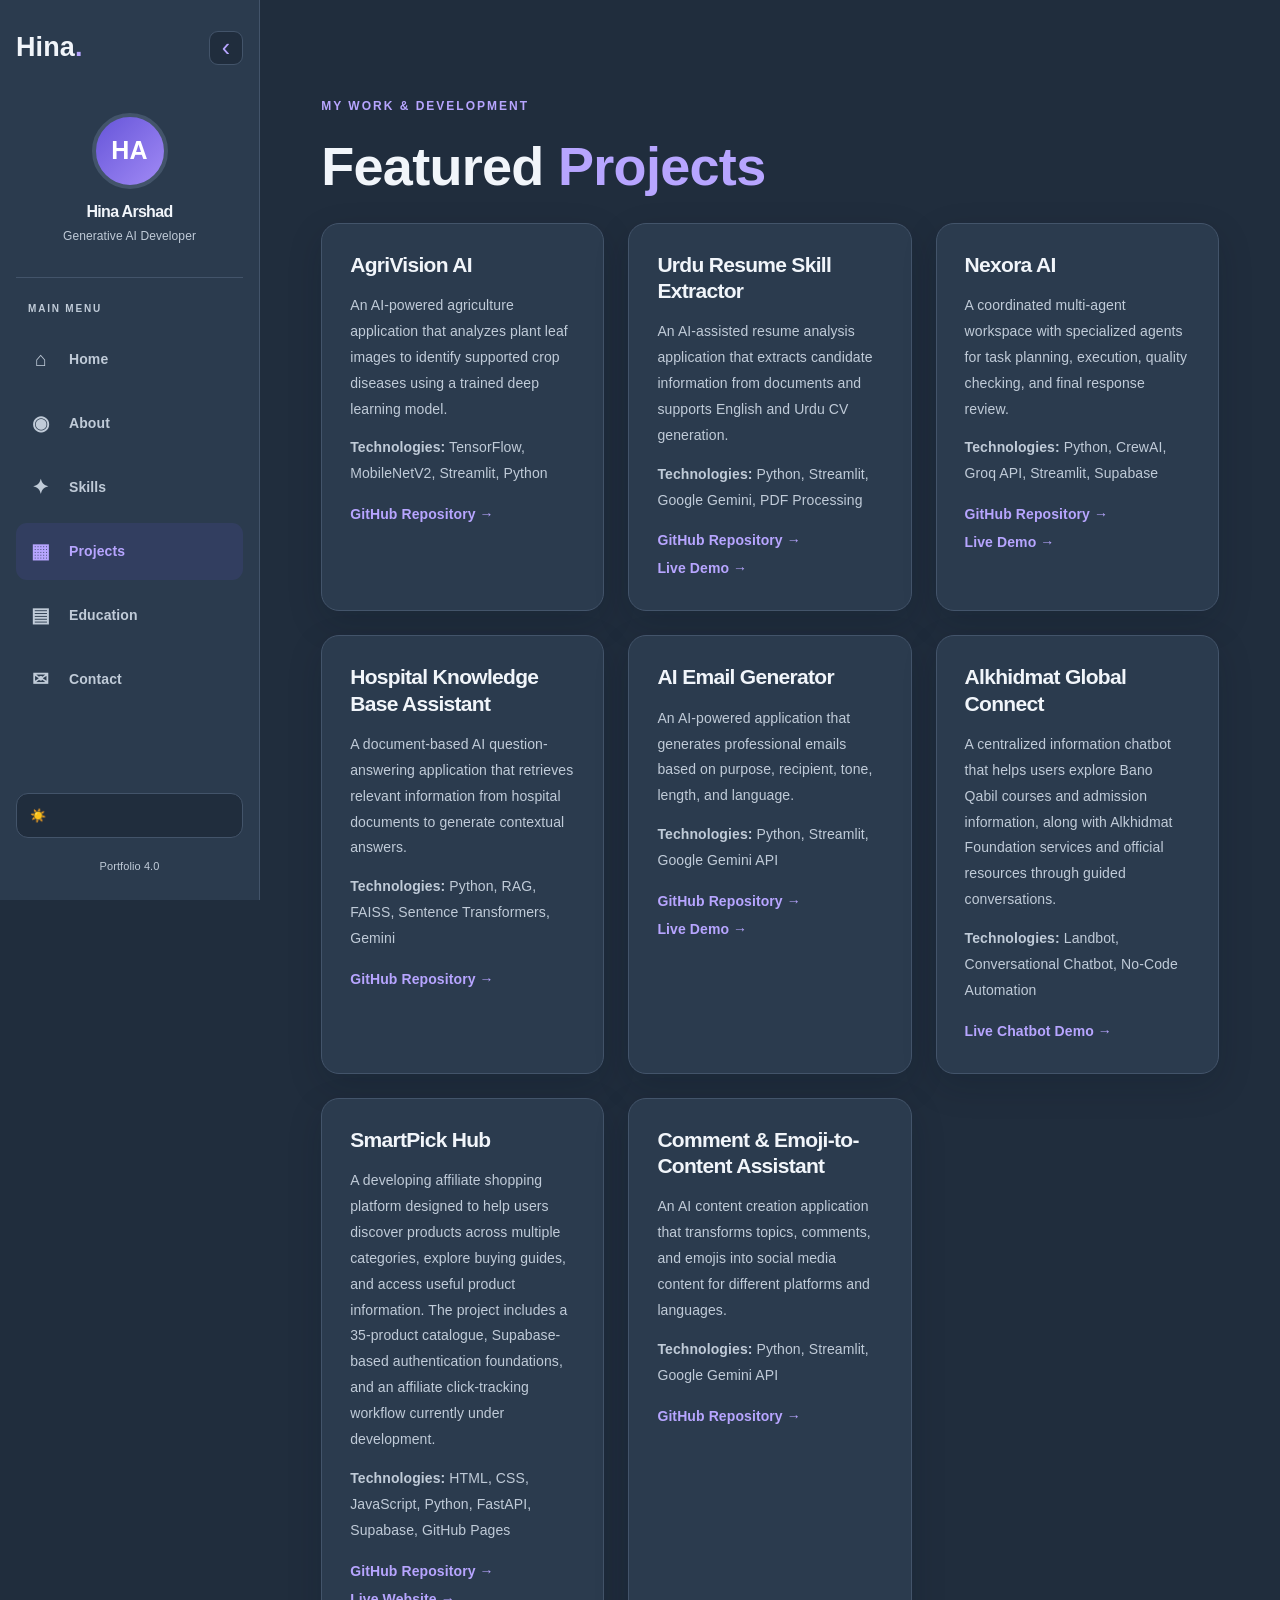
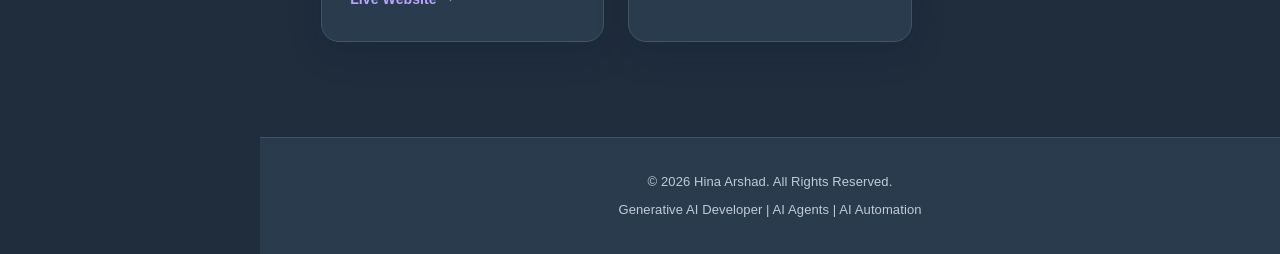
<file: projects.html>
<!DOCTYPE html>
<html lang="en">
<head>
    <meta charset="UTF-8">
    <meta name="viewport" content="width=device-width, initial-scale=1.0">
    <title>Projects | Hina Arshad</title>
    <link rel="stylesheet" href="style.css">
    <script src="script.js" defer></script>
</head>
<body>


    <button class="mobile-menu-btn" id="mobileSidebarToggle"
            aria-label="Open sidebar" aria-expanded="false">
        ☰
    </button>

    <div class="sidebar-overlay" id="sidebarOverlay"></div>

    <aside class="sidebar" id="portfolioSidebar">

        <div class="sidebar-header">
            <a href="index.html" class="sidebar-logo">
                Hina<span>.</span>
            </a>

            <button class="sidebar-toggle" id="sidebarToggle"
                    aria-label="Collapse sidebar" aria-expanded="true">
                ‹
            </button>
        </div>

        <div class="sidebar-profile">
            <div class="profile-avatar">HA</div>
            <h3>Hina Arshad</h3>
            <p>Generative AI Developer</p>
        </div>

        <div class="sidebar-divider"></div>

        <p class="sidebar-heading">MAIN MENU</p>

        <nav class="sidebar-nav">
            
            <a href="index.html" class="sidebar-link ">
                <span class="sidebar-icon">⌂</span>
                <span class="sidebar-label">Home</span>
            </a>
        
            <a href="about.html" class="sidebar-link ">
                <span class="sidebar-icon">◉</span>
                <span class="sidebar-label">About</span>
            </a>
        
            <a href="skills.html" class="sidebar-link ">
                <span class="sidebar-icon">✦</span>
                <span class="sidebar-label">Skills</span>
            </a>
        
            <a href="projects.html" class="sidebar-link active">
                <span class="sidebar-icon">▦</span>
                <span class="sidebar-label">Projects</span>
            </a>
        
            <a href="education.html" class="sidebar-link ">
                <span class="sidebar-icon">▤</span>
                <span class="sidebar-label">Education</span>
            </a>
        
            <a href="contact.html" class="sidebar-link ">
                <span class="sidebar-icon">✉</span>
                <span class="sidebar-label">Contact</span>
            </a>
        
        </nav>

        <div class="sidebar-bottom">
            <button class="theme-btn" id="themeToggle"
                    aria-label="Change theme">
                ☀️ / 🌙
                <span class="sidebar-label">Change Theme</span>
            </button>

            <p class="sidebar-caption">Portfolio 4.0</p>
        </div>

    </aside>
    

<main>

<section class="page-section">
    <div class="container">
        <p class="subtitle">MY WORK & DEVELOPMENT</p>
        <h1>Featured <span>Projects</span></h1>

        <div class="grid">

            <div class="card">
                <h2>AgriVision AI</h2>
                <p>
                    An AI-powered agriculture application that analyzes
                    plant leaf images to identify supported crop diseases
                    using a trained deep learning model.
                </p>
                <p><strong>Technologies:</strong> TensorFlow, MobileNetV2, Streamlit, Python</p>
                <a href="https://github.com/hinaarshad302/agrivision-ai" target="_blank">GitHub Repository →</a>
            </div>

            <div class="card">
                <h2>Urdu Resume Skill Extractor</h2>
                <p>
                    An AI-assisted resume analysis application that
                    extracts candidate information from documents and
                    supports English and Urdu CV generation.
                </p>
                <p><strong>Technologies:</strong> Python, Streamlit, Google Gemini, PDF Processing</p>
                <a href="https://github.com/hinaarshad302/urdu-resume-skill-extractor" target="_blank">GitHub Repository →</a>
                <br>
                <a href="https://urdu-resume-skill-extractor-3vjtecyvnp6rgfuqgf7t8w.streamlit.app/" target="_blank">Live Demo →</a>
            </div>

            <div class="card">
                <h2>Nexora AI</h2>
                <p>
                    A coordinated multi-agent workspace with specialized
                    agents for task planning, execution, quality checking,
                    and final response review.
                </p>
                <p><strong>Technologies:</strong> Python, CrewAI, Groq API, Streamlit, Supabase</p>
                <a href="https://github.com/hinaarshad302/parallel-multi-agent-system" target="_blank">GitHub Repository →</a>
                <br>
                <a href="https://parallel-multi-agent-system-kijnmteevpxi38tvdrrafi.streamlit.app/" target="_blank">Live Demo →</a>
            </div>

            <div class="card">
                <h2>Hospital Knowledge Base Assistant</h2>
                <p>
                    A document-based AI question-answering application
                    that retrieves relevant information from hospital
                    documents to generate contextual answers.
                </p>
                <p><strong>Technologies:</strong> Python, RAG, FAISS, Sentence Transformers, Gemini</p>
                <a href="https://github.com/hinaarshad302/hospital-knowledge-base-assistant" target="_blank">GitHub Repository →</a>
            </div>

            <div class="card">
                <h2>AI Email Generator</h2>
                <p>
                    An AI-powered application that generates professional
                    emails based on purpose, recipient, tone, length,
                    and language.
                </p>
                <p><strong>Technologies:</strong> Python, Streamlit, Google Gemini API</p>
                <a href="https://github.com/hinaarshad302/ai-email-generator" target="_blank">GitHub Repository →</a>
                <br>
                <a href="https://ai-email-generator-dn98jmhosvrclnsufzgzha.streamlit.app/" target="_blank">Live Demo →</a>
            </div>

            <div class="card">
                <h2>Alkhidmat Global Connect</h2>
                <p>
                    A centralized information chatbot that helps users
                    explore Bano Qabil courses and admission information,
                    along with Alkhidmat Foundation services and official
                    resources through guided conversations.
                </p>
                <p><strong>Technologies:</strong> Landbot, Conversational Chatbot, No-Code Automation</p>
                <a href="https://landbot.online/v3/H-3553311-EBYPZL82C8IJ0PBX/index.html" target="_blank" rel="noopener noreferrer">Live Chatbot Demo →</a>
            </div>

            <div class="card">
                <h2>SmartPick Hub</h2>
                <p>
                    A developing affiliate shopping platform designed to help
                    users discover products across multiple categories, explore
                    buying guides, and access useful product information.
                    The project includes a 35-product catalogue, Supabase-based
                    authentication foundations, and an affiliate click-tracking
                    workflow currently under development.
                </p>
                <p><strong>Technologies:</strong> HTML, CSS, JavaScript, Python, FastAPI, Supabase, GitHub Pages</p>
                <a href="https://github.com/hinaarshad302/SmartPick-Hub" target="_blank" rel="noopener noreferrer">GitHub Repository →</a>
                <br>
                <a href="https://hinaarshad302.github.io/SmartPick-Hub/" target="_blank" rel="noopener noreferrer">Live Website →</a>
            </div>

            <div class="card">
                <h2>Comment & Emoji-to-Content Assistant</h2>
                <p>
                    An AI content creation application that transforms
                    topics, comments, and emojis into social media content
                    for different platforms and languages.
                </p>
                <p><strong>Technologies:</strong> Python, Streamlit, Google Gemini API</p>
                <a href="https://github.com/hinaarshad302/Comment-Content-Assistant" target="_blank">GitHub Repository →</a>
            </div>

        </div>
    </div>
</section>

</main>

<footer class="footer">
    <div class="container">
        <p>© 2026 Hina Arshad. All Rights Reserved.</p>
        <p>Generative AI Developer | AI Agents | AI Automation</p>
    </div>
</footer>

</body>
</html>
</file>
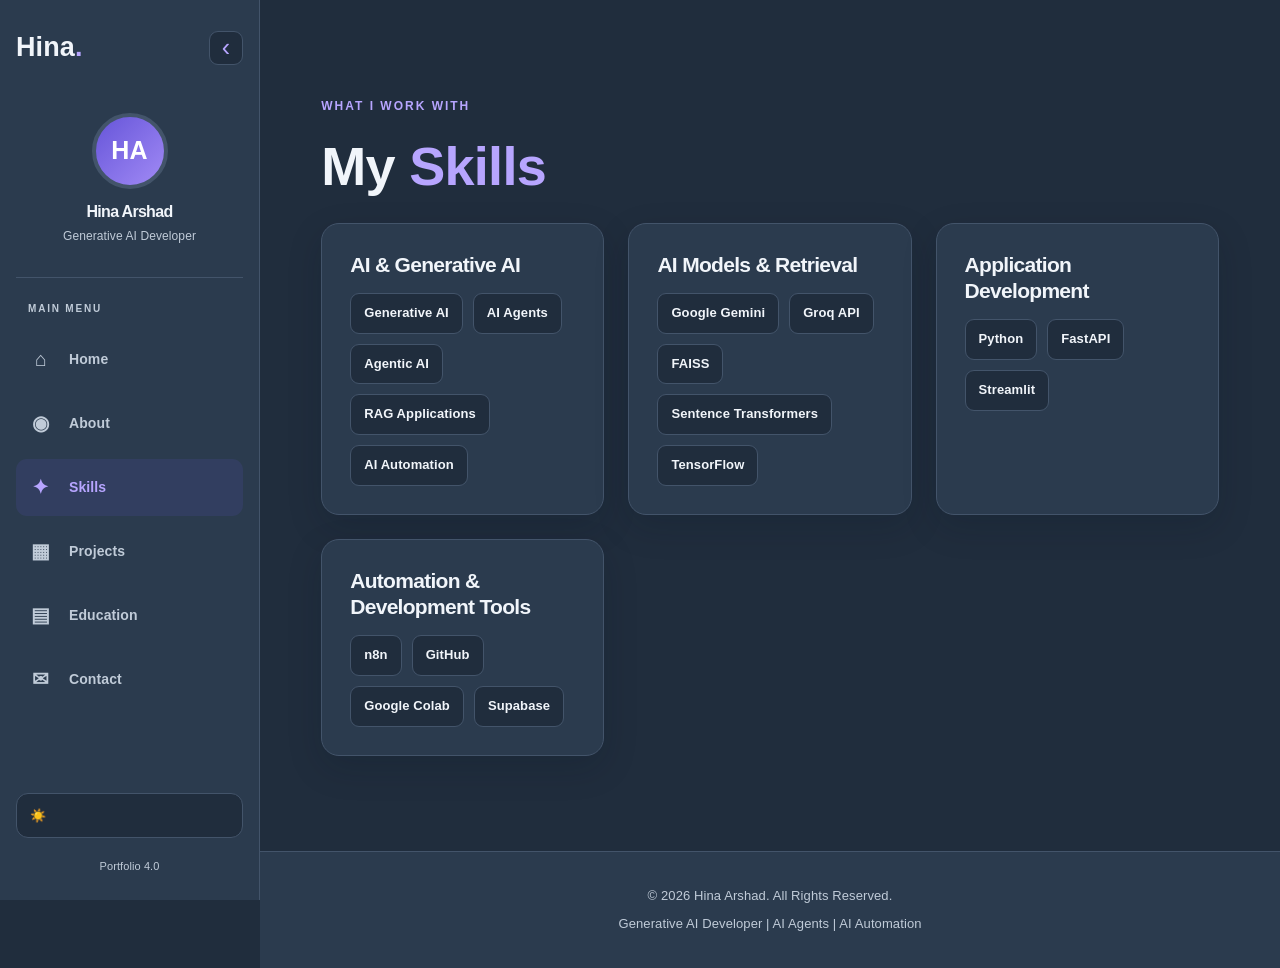
<file: skills.html>
<!DOCTYPE html>
<html lang="en">
<head>
    <meta charset="UTF-8">
    <meta name="viewport" content="width=device-width, initial-scale=1.0">
    <title>Skills | Hina Arshad</title>
    <link rel="stylesheet" href="style.css">
    <script src="script.js" defer></script>
</head>
<body>


    <button class="mobile-menu-btn" id="mobileSidebarToggle"
            aria-label="Open sidebar" aria-expanded="false">
        ☰
    </button>

    <div class="sidebar-overlay" id="sidebarOverlay"></div>

    <aside class="sidebar" id="portfolioSidebar">

        <div class="sidebar-header">
            <a href="index.html" class="sidebar-logo">
                Hina<span>.</span>
            </a>

            <button class="sidebar-toggle" id="sidebarToggle"
                    aria-label="Collapse sidebar" aria-expanded="true">
                ‹
            </button>
        </div>

        <div class="sidebar-profile">
            <div class="profile-avatar">HA</div>
            <h3>Hina Arshad</h3>
            <p>Generative AI Developer</p>
        </div>

        <div class="sidebar-divider"></div>

        <p class="sidebar-heading">MAIN MENU</p>

        <nav class="sidebar-nav">
            
            <a href="index.html" class="sidebar-link ">
                <span class="sidebar-icon">⌂</span>
                <span class="sidebar-label">Home</span>
            </a>
        
            <a href="about.html" class="sidebar-link ">
                <span class="sidebar-icon">◉</span>
                <span class="sidebar-label">About</span>
            </a>
        
            <a href="skills.html" class="sidebar-link active">
                <span class="sidebar-icon">✦</span>
                <span class="sidebar-label">Skills</span>
            </a>
        
            <a href="projects.html" class="sidebar-link ">
                <span class="sidebar-icon">▦</span>
                <span class="sidebar-label">Projects</span>
            </a>
        
            <a href="education.html" class="sidebar-link ">
                <span class="sidebar-icon">▤</span>
                <span class="sidebar-label">Education</span>
            </a>
        
            <a href="contact.html" class="sidebar-link ">
                <span class="sidebar-icon">✉</span>
                <span class="sidebar-label">Contact</span>
            </a>
        
        </nav>

        <div class="sidebar-bottom">
            <button class="theme-btn" id="themeToggle"
                    aria-label="Change theme">
                ☀️ / 🌙
                <span class="sidebar-label">Change Theme</span>
            </button>

            <p class="sidebar-caption">Portfolio 4.0</p>
        </div>

    </aside>
    

<main>

<section class="page-section">
    <div class="container">
        <p class="subtitle">WHAT I WORK WITH</p>
        <h1>My <span>Skills</span></h1>

        <div class="grid">

            <div class="card">
                <h2>AI & Generative AI</h2>
                <div class="skill-list">
                    <span>Generative AI</span>
                    <span>AI Agents</span>
                    <span>Agentic AI</span>
                    <span>RAG Applications</span>
                    <span>AI Automation</span>
                </div>
            </div>

            <div class="card">
                <h2>AI Models & Retrieval</h2>
                <div class="skill-list">
                    <span>Google Gemini</span>
                    <span>Groq API</span>
                    <span>FAISS</span>
                    <span>Sentence Transformers</span>
                    <span>TensorFlow</span>
                </div>
            </div>

            <div class="card">
                <h2>Application Development</h2>
                <div class="skill-list">
                    <span>Python</span>
                    <span>FastAPI</span>
                    <span>Streamlit</span>
                </div>
            </div>

            <div class="card">
                <h2>Automation & Development Tools</h2>
                <div class="skill-list">
                    <span>n8n</span>
                    <span>GitHub</span>
                    <span>Google Colab</span>
                    <span>Supabase</span>
                </div>
            </div>

        </div>
    </div>
</section>

</main>

<footer class="footer">
    <div class="container">
        <p>© 2026 Hina Arshad. All Rights Reserved.</p>
        <p>Generative AI Developer | AI Agents | AI Automation</p>
    </div>
</footer>

</body>
</html>
</file>
<file: style.css>
/* ==============================
   HINA ARSHAD - PORTFOLIO 4.0
   PROFESSIONAL DESIGN SYSTEM
============================== */

:root {
    --bg: #f7f7fc;
    --surface: #ffffff;
    --text: #20213a;
    --muted: #73758c;
    --accent: #7957e8;
    --accent2: #a18af5;
    --border: #e8e7f0;
    --shadow: 0 10px 35px rgba(35, 25, 75, 0.08);
}


[data-theme="dark"] {
    --bg: #263445;
    --surface: #34465b;
    --text: #f5f7fb;
    --muted: #c0cad8;
    --accent: #b39aff;
    --accent2: #d0c1ff;
    --border: #506178;
    --shadow: 0 10px 35px rgba(0, 0, 0, 0.18);
}

* {
    margin: 0;
    padding: 0;
    box-sizing: border-box;
}

html {
    scroll-behavior: smooth;
}

body {
    font-family: 'Segoe UI', Arial, sans-serif;
    background: var(--bg);
    color: var(--text);
    line-height: 1.7;
    transition: background 0.3s, color 0.3s;
}

a {
    color: inherit;
    text-decoration: none;
}

.container {
    width: min(1120px, 90%);
    margin: auto;
}

/* NAVIGATION */

header {
    position: sticky;
    top: 0;
    z-index: 1000;
    background: var(--surface);
    border-bottom: 1px solid var(--border);
    box-shadow: var(--shadow);
}

.navbar {
    min-height: 76px;
    display: flex;
    align-items: center;
    justify-content: space-between;
    gap: 20px;
}

.logo {
    font-size: 23px;
    font-weight: 800;
    color: var(--accent);
}

.nav-links {
    display: flex;
    align-items: center;
    gap: 25px;
    list-style: none;
}

.nav-links a {
    color: var(--muted);
    font-size: 14px;
    font-weight: 600;
    transition: color 0.2s;
}

.nav-links a:hover,
.nav-links a.active {
    color: var(--accent);
}

.nav-actions {
    display: flex;
    align-items: center;
    gap: 12px;
}

.theme-btn,
.menu-btn {
    background: var(--bg);
    color: var(--text);
    border: 1px solid var(--border);
    border-radius: 10px;
    padding: 9px 12px;
    cursor: pointer;
    font-size: 17px;
}

.menu-btn {
    display: none;
}

/* GENERAL SECTIONS */

main {
    min-height: 75vh;
}

.page-section {
    padding: 85px 0;
}

.section-heading {
    font-size: clamp(28px, 4vw, 42px);
    margin-bottom: 15px;
}

.section-subtitle {
    color: var(--muted);
    max-width: 680px;
    margin-bottom: 35px;
}

.accent {
    color: var(--accent);
}

/* HERO */

.hero {
    min-height: 78vh;
    display: flex;
    align-items: center;
}

.hero-content {
    max-width: 760px;
}

.hero-tag {
    display: inline-block;
    color: var(--accent);
    background: rgba(121, 87, 232, 0.12);
    border-radius: 30px;
    padding: 7px 16px;
    font-size: 14px;
    font-weight: 700;
    margin-bottom: 22px;
}

.hero h1 {
    font-size: clamp(38px, 6vw, 66px);
    line-height: 1.15;
    margin-bottom: 20px;
}

.hero p {
    color: var(--muted);
    font-size: 17px;
    max-width: 650px;
    margin-bottom: 28px;
}

/* BUTTONS */

.btn {
    display: inline-block;
    padding: 12px 22px;
    border-radius: 10px;
    font-weight: 700;
    margin: 5px 8px 5px 0;
    transition: 0.2s;
}

.btn-primary {
    background: var(--accent);
    color: #ffffff;
}

.btn-primary:hover {
    opacity: 0.85;
    transform: translateY(-2px);
}

.btn-outline {
    border: 1px solid var(--accent);
    color: var(--accent);
}

/* CARDS AND GRIDS */

.grid {
    display: grid;
    grid-template-columns: repeat(3, minmax(0, 1fr));
    gap: 22px;
}

.card {
    background: var(--surface);
    border: 1px solid var(--border);
    border-radius: 17px;
    padding: 25px;
    box-shadow: var(--shadow);
    transition: transform 0.25s, border-color 0.25s;
}

.card:hover {
    transform: translateY(-5px);
    border-color: var(--accent);
}

.card h3 {
    margin-bottom: 12px;
}

.card p {
    color: var(--muted);
}

.card-links {
    margin-top: 18px;
    display: flex;
    gap: 15px;
    flex-wrap: wrap;
}

.card-links a {
    color: var(--accent);
    font-size: 14px;
    font-weight: 700;
}

/* SKILL TAGS */

.skill-list {
    display: flex;
    flex-wrap: wrap;
    gap: 12px;
}

.skill-tag {
    padding: 10px 17px;
    background: var(--surface);
    border: 1px solid var(--border);
    border-radius: 10px;
    color: var(--text);
    font-weight: 600;
}

/* FOOTER */

footer {
    padding: 25px 0;
    text-align: center;
    color: var(--muted);
    background: var(--surface);
    border-top: 1px solid var(--border);
    font-size: 14px;
}

/* RESPONSIVE */

@media (max-width: 850px) {
    .nav-links {
        display: none;
        position: absolute;
        top: 76px;
        left: 0;
        width: 100%;
        padding: 22px 5%;
        background: var(--surface);
        border-bottom: 1px solid var(--border);
        flex-direction: column;
        align-items: flex-start;
        gap: 18px;
    }

    .nav-links.show {
        display: flex;
    }

    .menu-btn {
        display: inline-block;
    }

    .grid {
        grid-template-columns: repeat(2, minmax(0, 1fr));
    }
}

@media (max-width: 550px) {
    .grid {
        grid-template-columns: 1fr;
    }

    .page-section {
        padding: 60px 0;
    }

    .hero {
        min-height: 70vh;
    }
}



/* ==========================================
   PORTFOLIO 4.0 — PREMIUM DESIGN UPGRADE
========================================== */

/* LIGHT THEME */
:root {
    --bg: #f5f7fb;
    --surface: #ffffff;
    --text: #172438;
    --muted: #65738a;
    --accent: #6655d9;
    --accent2: #8b7bea;
    --border: #e2e7f0;
    --shadow: 0 12px 35px rgba(25, 40, 65, 0.07);
}

/* MIDNIGHT SLATE DARK THEME */
[data-theme="dark"] {
    --bg: #202d3d;
    --surface: #2b3b4e;
    --text: #f1f5fa;
    --muted: #c0cbd8;
    --accent: #b7a5ff;
    --accent2: #d0c4ff;
    --border: #43546a;
    --shadow: 0 12px 35px rgba(8, 16, 28, 0.16);
}

/* GLOBAL TYPOGRAPHY */
* {
    box-sizing: border-box;
}

html {
    scroll-behavior: smooth;
}

body {
    font-family: Inter, "Segoe UI", Arial, sans-serif;
    background: var(--bg);
    color: var(--text);
    line-height: 1.75;
    letter-spacing: 0.1px;
    transition: background 0.3s ease, color 0.3s ease;
}

h1, h2, h3 {
    color: var(--text);
    line-height: 1.25;
    letter-spacing: -0.7px;
}

h1 {
    font-size: clamp(36px, 5vw, 54px);
    font-weight: 800;
    margin-bottom: 22px;
}

h2 {
    font-size: 23px;
    font-weight: 700;
    margin-bottom: 15px;
}

p {
    line-height: 1.85;
}

a {
    transition: color 0.2s ease, opacity 0.2s ease;
}

/* NAVIGATION */
.navbar {
    display: block;
    min-height: auto;
    background: var(--surface);
    border-bottom: 1px solid var(--border);
    box-shadow: 0 3px 18px rgba(20, 35, 55, 0.04);
    backdrop-filter: blur(14px);
}

.nav-content {
    min-height: 78px;
    display: flex;
    align-items: center;
    justify-content: space-between;
    gap: 22px;
}

.logo {
    font-size: 25px;
    font-weight: 800;
    letter-spacing: -1px;
    color: var(--text);
}

.logo span {
    color: var(--accent);
}

.nav-links {
    display: flex;
    align-items: center;
    gap: 28px;
}

.nav-links a {
    color: var(--muted);
    font-size: 14px;
    font-weight: 600;
    padding: 8px 0;
}

.nav-links a:hover,
.nav-links a.active {
    color: var(--accent);
}

.theme-btn,
.menu-btn {
    border: 1px solid var(--border);
    background: var(--bg);
    color: var(--text);
    border-radius: 12px;
    padding: 10px 14px;
    cursor: pointer;
    transition: 0.2s ease;
}

.theme-btn:hover,
.menu-btn:hover {
    border-color: var(--accent);
    transform: translateY(-2px);
}

/* PAGE SECTIONS */
.page-section {
    padding: 95px 0;
}

.subtitle {
    color: var(--accent);
    font-size: 12px;
    font-weight: 800;
    letter-spacing: 2px;
    text-transform: uppercase;
    margin-bottom: 16px;
}

h1 span,
h2 span {
    color: var(--accent);
}

/* HOME HERO */
.hero {
    min-height: 76vh;
    display: flex;
    align-items: center;
}

.hero-content {
    max-width: 790px;
}

.hero h1 {
    margin-bottom: 14px;
}

.hero h2 {
    color: var(--accent);
    font-size: clamp(21px, 3vw, 28px);
    margin-bottom: 25px;
}

.hero p {
    color: var(--muted);
    font-size: 16px;
    max-width: 700px;
    margin-bottom: 18px;
}

.hero-buttons {
    display: flex;
    flex-wrap: wrap;
    gap: 12px;
    margin-top: 28px;
}

/* BUTTONS */
.btn {
    display: inline-flex;
    align-items: center;
    justify-content: center;
    min-height: 47px;
    padding: 12px 23px;
    border-radius: 11px;
    background: var(--accent);
    color: #ffffff;
    font-size: 14px;
    font-weight: 700;
    border: 1px solid var(--accent);
    transition: transform 0.2s ease, box-shadow 0.2s ease;
}

.btn:hover {
    transform: translateY(-3px);
    box-shadow: 0 8px 22px rgba(102, 85, 217, 0.2);
}

.btn-outline {
    background: transparent;
    color: var(--accent);
    border: 1px solid var(--accent);
}

/* CONTENT CARDS */
.grid {
    display: grid;
    grid-template-columns: repeat(3, minmax(0, 1fr));
    gap: 24px;
}

.card {
    background: var(--surface);
    border: 1px solid var(--border);
    border-radius: 18px;
    padding: 28px;
    box-shadow: var(--shadow);
    transition: transform 0.25s ease, border-color 0.25s ease;
}

.card:hover {
    transform: translateY(-5px);
    border-color: var(--accent);
}

.card h2 {
    font-size: 21px;
    margin-bottom: 15px;
}

.card h3 {
    font-size: 17px;
    margin-bottom: 10px;
}

.card p {
    color: var(--muted);
    font-size: 14px;
    margin-bottom: 13px;
}

.card a {
    color: var(--accent);
    font-size: 14px;
    font-weight: 700;
}

.card a:hover {
    opacity: 0.75;
}

/* SKILLS */
.skill-list {
    display: flex;
    flex-wrap: wrap;
    gap: 10px;
}

.skill-list span {
    display: inline-block;
    background: var(--bg);
    border: 1px solid var(--border);
    border-radius: 9px;
    padding: 8px 13px;
    color: var(--text);
    font-size: 13px;
    font-weight: 600;
}

/* FOOTER */
.footer,
footer {
    background: var(--surface);
    border-top: 1px solid var(--border);
    color: var(--muted);
    text-align: center;
    padding: 28px 0;
    font-size: 13px;
}

.footer p,
footer p {
    margin: 4px 0;
    color: var(--muted);
}

/* RESPONSIVE DESIGN */
@media (max-width: 850px) {
    .nav-content {
        flex-wrap: wrap;
    }

    .nav-links {
        gap: 18px;
    }

    .grid {
        grid-template-columns: repeat(2, minmax(0, 1fr));
    }
}

@media (max-width: 550px) {
    .nav-content {
        min-height: 70px;
    }

    .nav-links {
        top: 70px;
        gap: 15px;
    }

    .page-section {
        padding: 65px 0;
    }

    .hero {
        min-height: 68vh;
    }

    .grid {
        grid-template-columns: 1fr;
    }

    .card {
        padding: 22px;
    }

    .hero p {
        font-size: 15px;
    }
}




/* ==========================================
   PORTFOLIO 4.0 - FIXED SIDEBAR DESIGN
========================================== */

:root {
    --sidebar-width: 260px;
    --sidebar-collapsed-width: 82px;
}

/* FIXED SIDEBAR */

.sidebar {
    position: fixed;
    top: 0;
    left: 0;
    width: var(--sidebar-width);
    height: 100vh;
    z-index: 2000;
    background: var(--surface);
    border-right: 1px solid var(--border);
    display: flex;
    flex-direction: column;
    padding: 24px 16px;
    transition: width 0.3s ease, transform 0.3s ease;
    overflow-x: hidden;
    overflow-y: auto;
}

/* SIDEBAR HEADER */

.sidebar-header {
    display: flex;
    align-items: center;
    justify-content: space-between;
    min-height: 42px;
    margin-bottom: 32px;
}

.sidebar-logo {
    font-size: 27px;
    font-weight: 800;
    color: var(--text);
    white-space: nowrap;
}

.sidebar-logo span {
    color: var(--accent);
}

.sidebar-toggle {
    width: 34px;
    height: 34px;
    flex-shrink: 0;
    border: 1px solid var(--border);
    background: var(--bg);
    color: var(--accent);
    border-radius: 9px;
    font-size: 25px;
    cursor: pointer;
}

/* PROFILE */

.sidebar-profile {
    text-align: center;
    padding: 10px 5px 25px;
}

.profile-avatar {
    width: 76px;
    height: 76px;
    border-radius: 50%;
    margin: 0 auto 13px;
    display: flex;
    align-items: center;
    justify-content: center;
    background: linear-gradient(135deg, #6655d9, #a18af5);
    color: white;
    font-size: 25px;
    font-weight: 800;
    border: 4px solid var(--border);
}

.sidebar-profile h3 {
    font-size: 16px;
    margin-bottom: 3px;
}

.sidebar-profile p {
    font-size: 12px;
    color: var(--muted);
}

/* DIVIDER AND HEADING */

.sidebar-divider {
    height: 1px;
    background: var(--border);
    margin: 5px 0 22px;
}

.sidebar-heading {
    color: var(--muted);
    font-size: 10px;
    font-weight: 800;
    letter-spacing: 1.8px;
    padding: 0 12px;
    margin-bottom: 12px;
}

/* NAVIGATION LINKS */

.sidebar-nav {
    display: flex;
    flex-direction: column;
    gap: 7px;
}

.sidebar-link {
    display: flex;
    align-items: center;
    gap: 16px;
    min-height: 48px;
    padding: 11px 13px;
    border-radius: 11px;
    color: var(--muted);
    font-size: 14px;
    font-weight: 600;
    white-space: nowrap;
    transition: 0.2s ease;
}

.sidebar-link:hover {
    background: var(--bg);
    color: var(--accent);
}

.sidebar-link.active {
    background: rgba(102, 85, 217, 0.13);
    color: var(--accent);
    font-weight: 700;
}

.sidebar-icon {
    width: 24px;
    flex-shrink: 0;
    text-align: center;
    font-size: 20px;
}

/* SIDEBAR BOTTOM */

.sidebar-bottom {
    margin-top: auto;
    padding-top: 25px;
}

.sidebar-bottom .theme-btn {
    display: flex;
    align-items: center;
    justify-content: flex-start;
    gap: 12px;
    width: 100%;
    min-height: 45px;
    padding: 10px 13px;
    font-size: 13px;
}

.sidebar-caption {
    color: var(--muted);
    font-size: 11px;
    text-align: center;
    margin-top: 18px;
}

/* DESKTOP CONTENT POSITION */

main,
.footer,
footer {
    margin-left: var(--sidebar-width);
    transition: margin-left 0.3s ease;
}

.container {
    width: min(1120px, 88%);
}

/* COLLAPSED SIDEBAR */

body.sidebar-collapsed .sidebar {
    width: var(--sidebar-collapsed-width);
    padding-left: 12px;
    padding-right: 12px;
}

body.sidebar-collapsed main,
body.sidebar-collapsed .footer,
body.sidebar-collapsed footer {
    margin-left: var(--sidebar-collapsed-width);
}

body.sidebar-collapsed .sidebar-header {
    justify-content: center;
}

body.sidebar-collapsed .sidebar-logo,
body.sidebar-collapsed .sidebar-profile h3,
body.sidebar-collapsed .sidebar-profile p,
body.sidebar-collapsed .sidebar-heading,
body.sidebar-collapsed .sidebar-label,
body.sidebar-collapsed .sidebar-caption {
    display: none;
}

body.sidebar-collapsed .sidebar-profile {
    padding-top: 5px;
}

body.sidebar-collapsed .profile-avatar {
    width: 48px;
    height: 48px;
    font-size: 16px;
}

body.sidebar-collapsed .sidebar-link {
    justify-content: center;
    padding: 11px 5px;
}

body.sidebar-collapsed .sidebar-icon {
    font-size: 21px;
}

body.sidebar-collapsed .sidebar-bottom .theme-btn {
    justify-content: center;
    padding: 10px 5px;
}

body.sidebar-collapsed .sidebar-toggle {
    transform: rotate(180deg);
}

/* MOBILE MENU BUTTON AND OVERLAY */

.mobile-menu-btn {
    display: none;
}

.sidebar-overlay {
    display: none;
}

/* MOBILE RESPONSIVE SIDEBAR */

@media (max-width: 768px) {

    .sidebar {
        width: min(285px, 82vw);
        transform: translateX(-100%);
        padding: 22px 16px;
        box-shadow: var(--shadow);
    }

    body.mobile-sidebar-open .sidebar {
        transform: translateX(0);
    }

    body.sidebar-collapsed .sidebar {
        width: min(285px, 82vw);
    }

    body.sidebar-collapsed .sidebar-logo,
    body.sidebar-collapsed .sidebar-profile h3,
    body.sidebar-collapsed .sidebar-profile p,
    body.sidebar-collapsed .sidebar-heading,
    body.sidebar-collapsed .sidebar-label,
    body.sidebar-collapsed .sidebar-caption {
        display: initial;
    }

    body.sidebar-collapsed .sidebar-profile h3 {
        display: block;
    }

    body.sidebar-collapsed .sidebar-profile p {
        display: block;
    }

    body.sidebar-collapsed .sidebar-logo {
        display: inline;
    }

    body.sidebar-collapsed .sidebar-heading {
        display: block;
    }

    body.sidebar-collapsed .sidebar-caption {
        display: block;
    }

    body.sidebar-collapsed .sidebar-profile {
        padding: 10px 5px 25px;
    }

    body.sidebar-collapsed .profile-avatar {
        width: 76px;
        height: 76px;
        font-size: 25px;
    }

    body.sidebar-collapsed .sidebar-header {
        justify-content: space-between;
    }

    body.sidebar-collapsed .sidebar-link {
        justify-content: flex-start;
        padding: 11px 13px;
    }

    body.sidebar-collapsed .sidebar-bottom .theme-btn {
        justify-content: flex-start;
        padding: 10px 13px;
    }

    main,
    body.sidebar-collapsed main,
    .footer,
    body.sidebar-collapsed .footer,
    footer,
    body.sidebar-collapsed footer {
        margin-left: 0;
    }

    .mobile-menu-btn {
        display: flex;
        position: fixed;
        top: 15px;
        left: 15px;
        z-index: 1500;
        width: 43px;
        height: 43px;
        align-items: center;
        justify-content: center;
        border: 1px solid var(--border);
        border-radius: 11px;
        background: var(--surface);
        color: var(--text);
        font-size: 22px;
        cursor: pointer;
        box-shadow: var(--shadow);
    }

    .sidebar-toggle {
        transform: rotate(180deg);
    }

    body.mobile-sidebar-open .sidebar-toggle {
        transform: rotate(0deg);
    }

    .sidebar-overlay {
        position: fixed;
        inset: 0;
        z-index: 1900;
        background: rgba(8, 15, 28, 0.55);
    }

    body.mobile-sidebar-open .sidebar-overlay {
        display: block;
    }

    .container {
        width: 90%;
    }

    .page-section {
        padding-top: 85px;
    }
}

@media (max-width: 480px) {

    .container {
        width: 90%;
    }

    .page-section {
        padding-top: 75px;
        padding-bottom: 45px;
    }

    .hero h1 {
        font-size: 35px;
    }

    .hero h2 {
        font-size: 21px;
    }

    .hero p {
        font-size: 14px;
    }

    .hero-buttons {
        flex-direction: column;
        align-items: stretch;
    }

    .hero-buttons .btn {
        width: 100%;
        text-align: center;
    }
}
</file>
